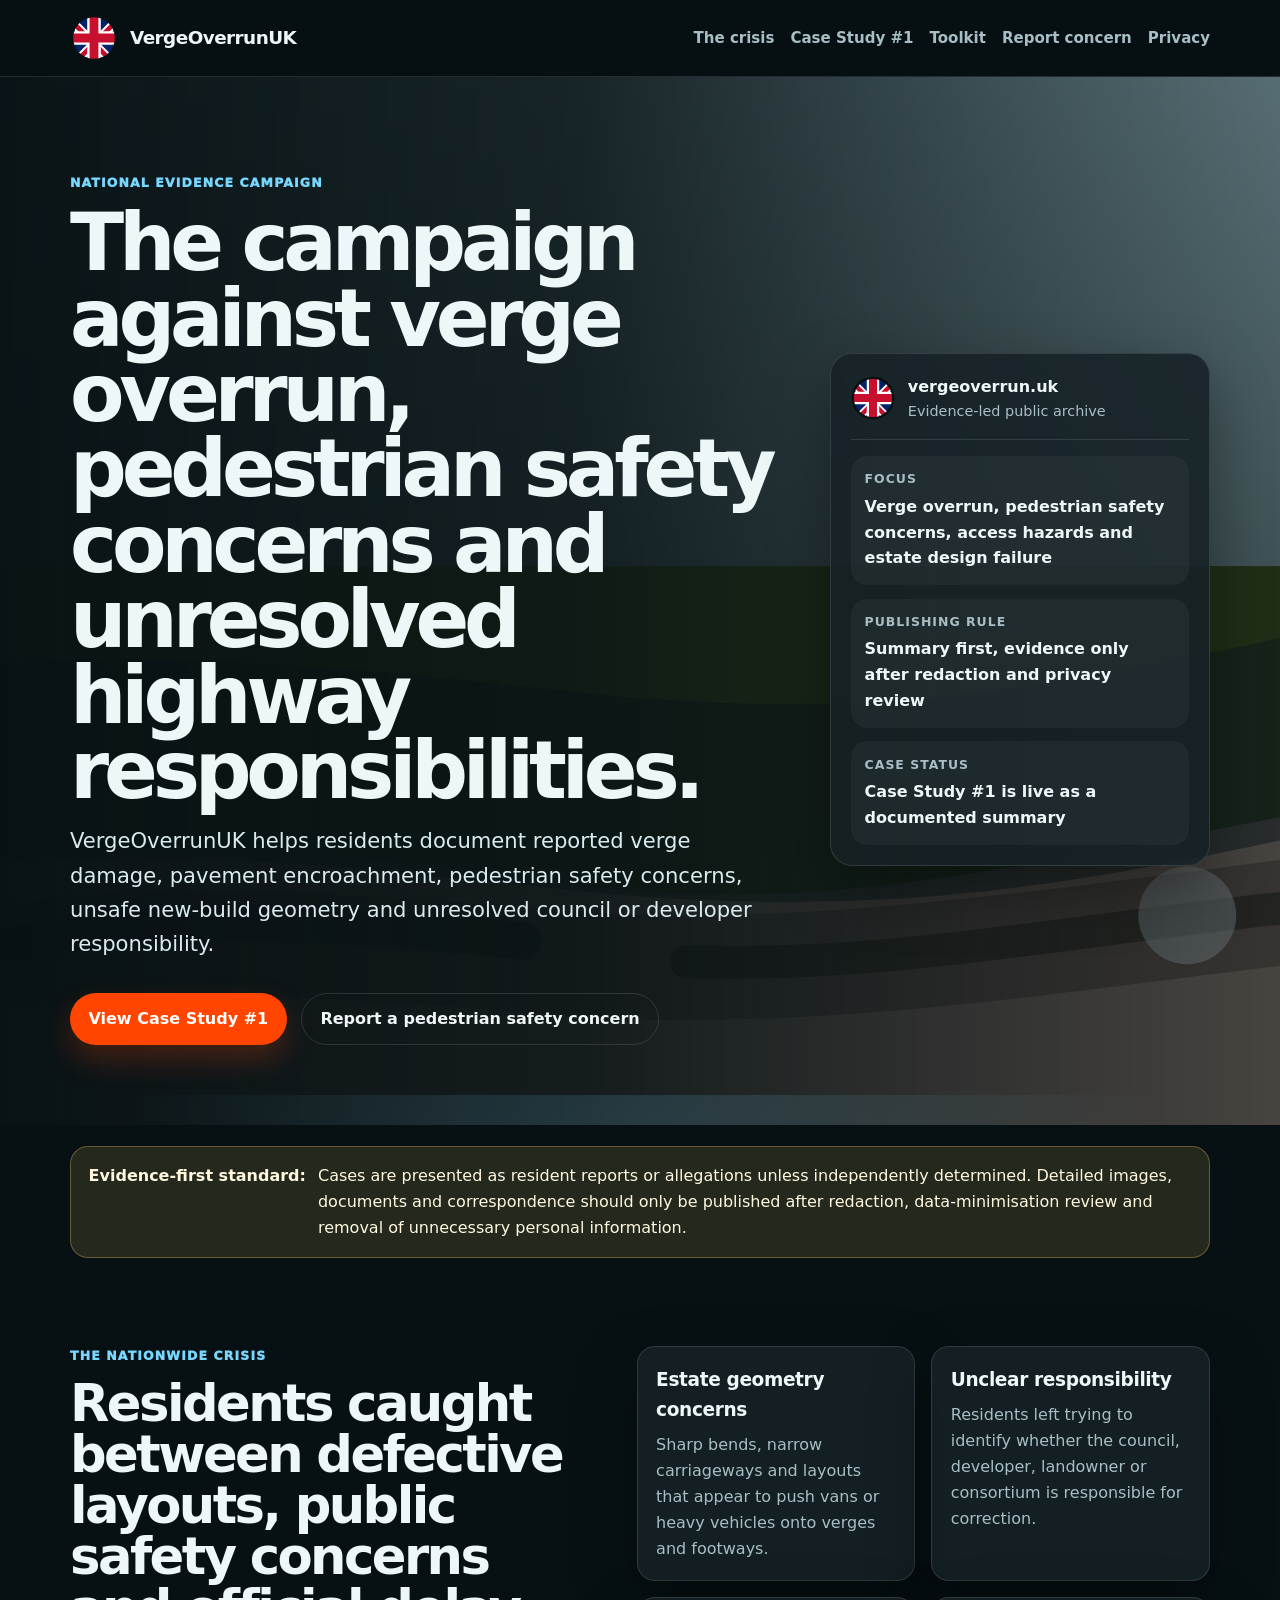
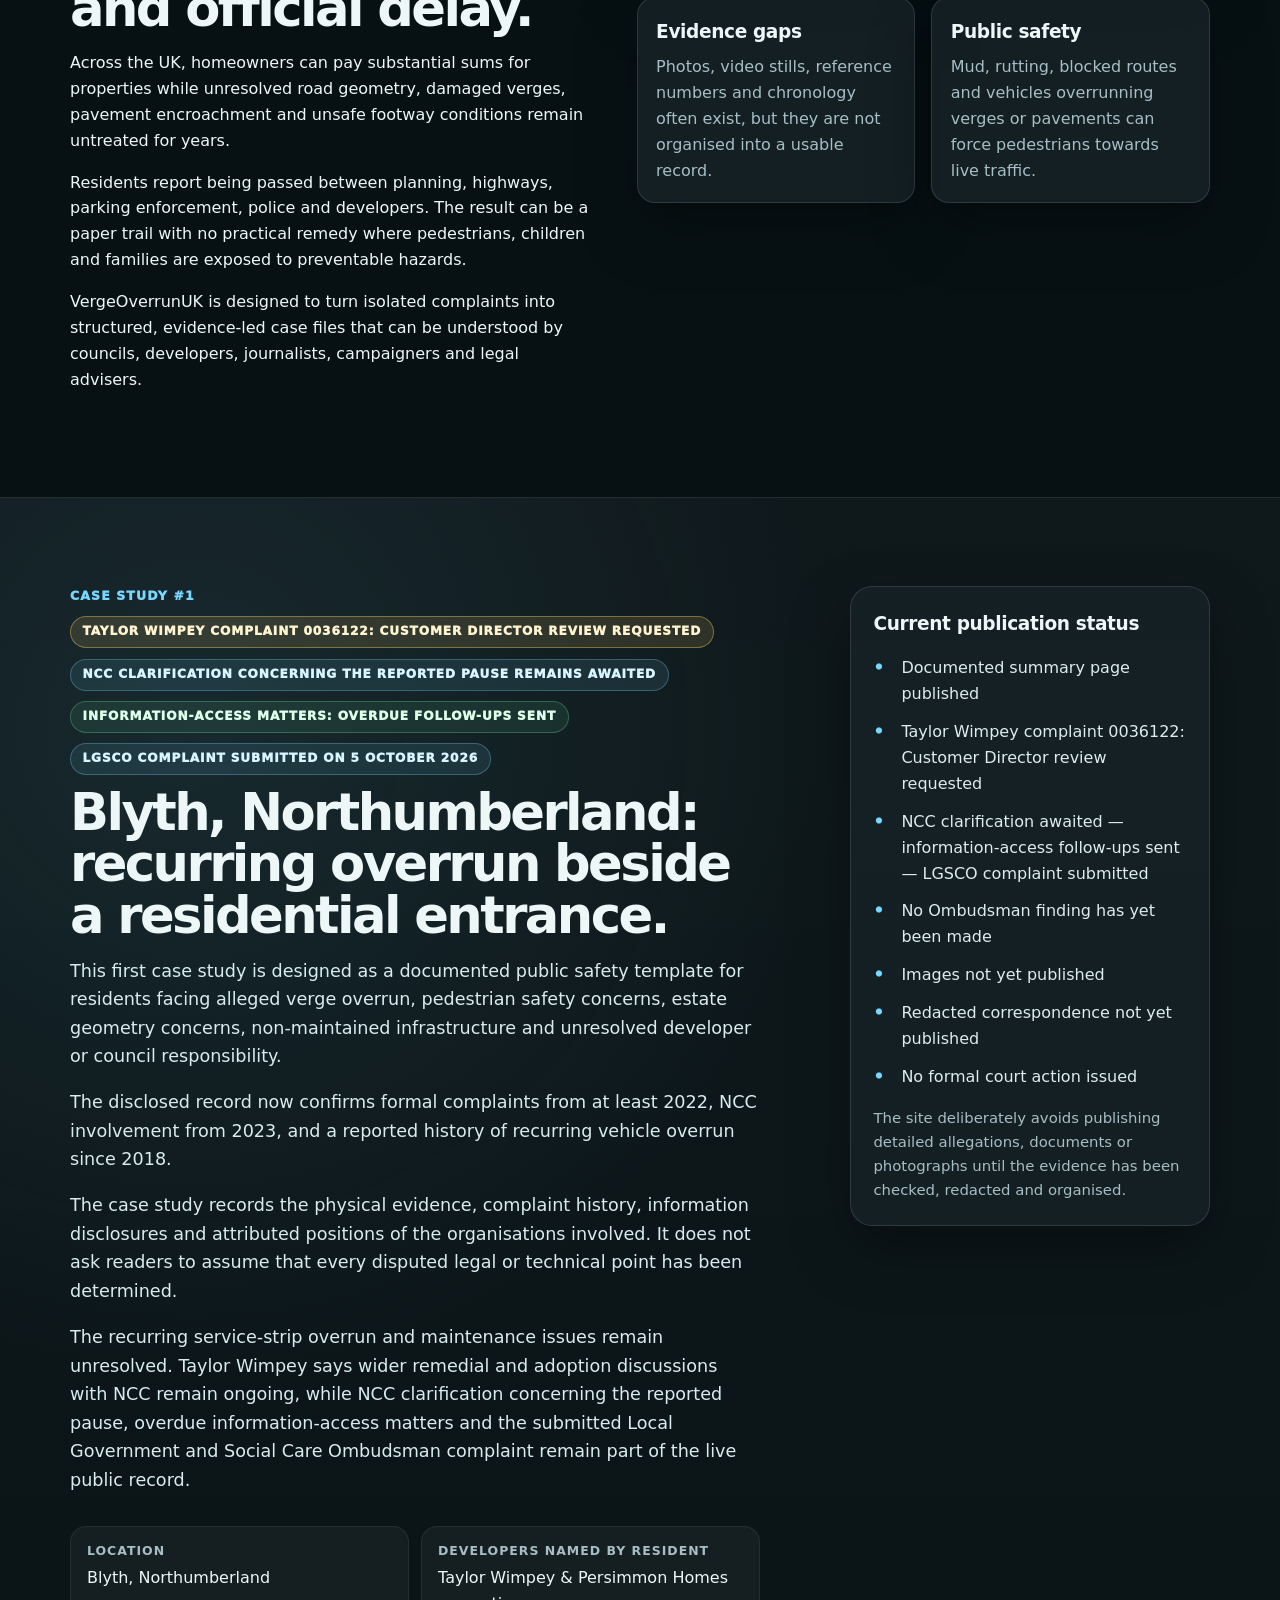
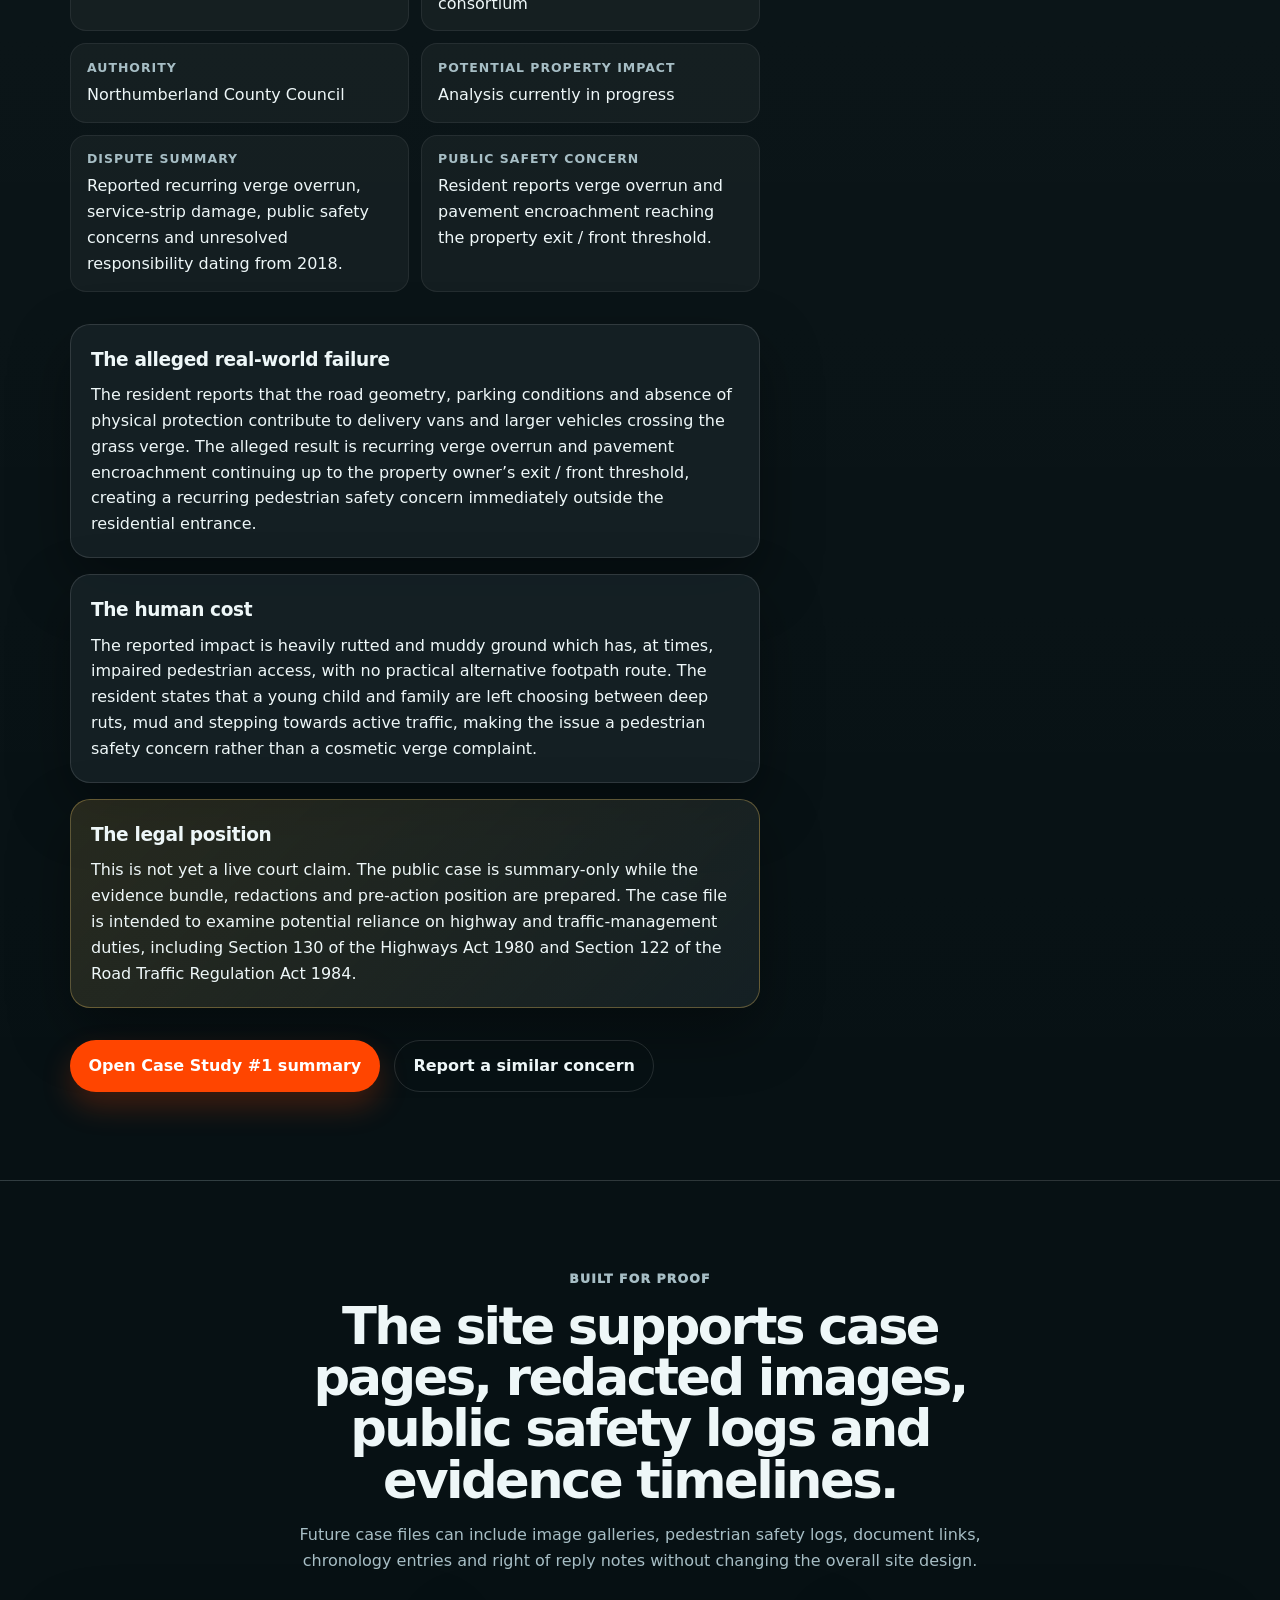
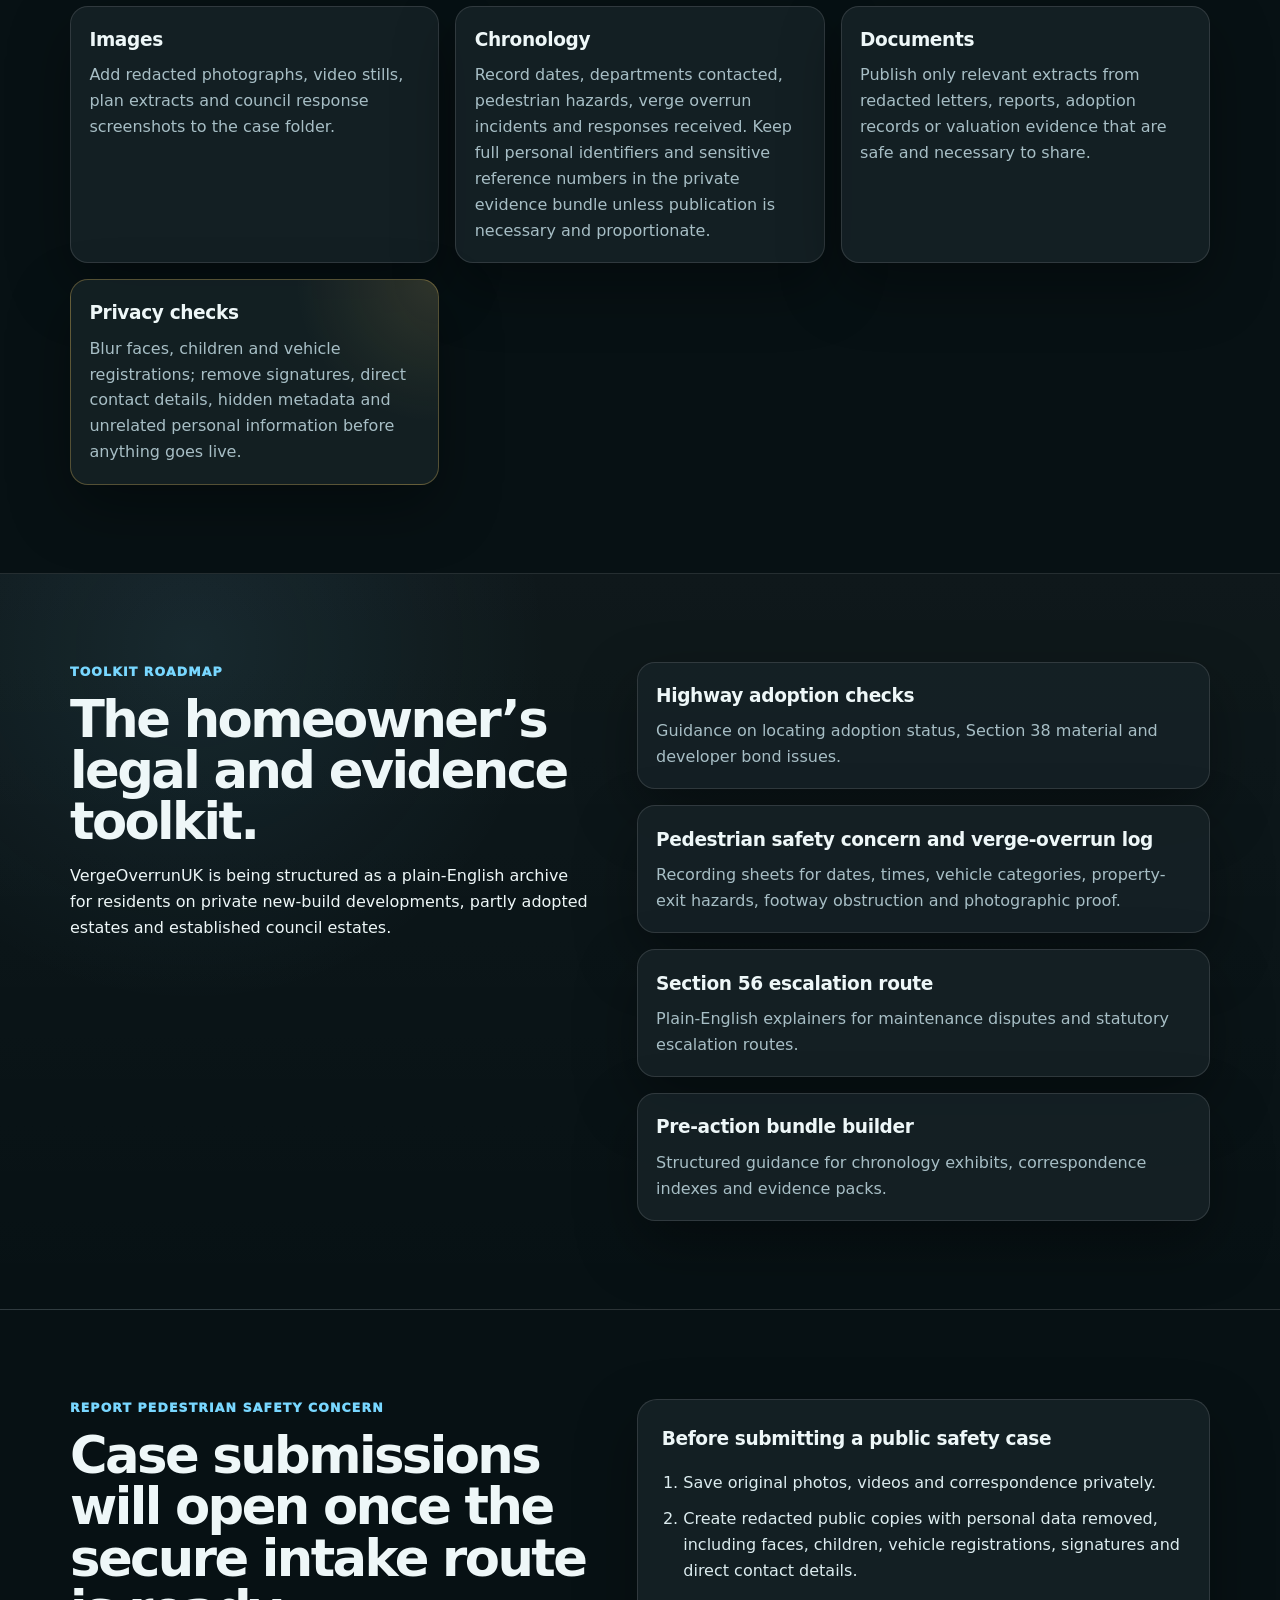
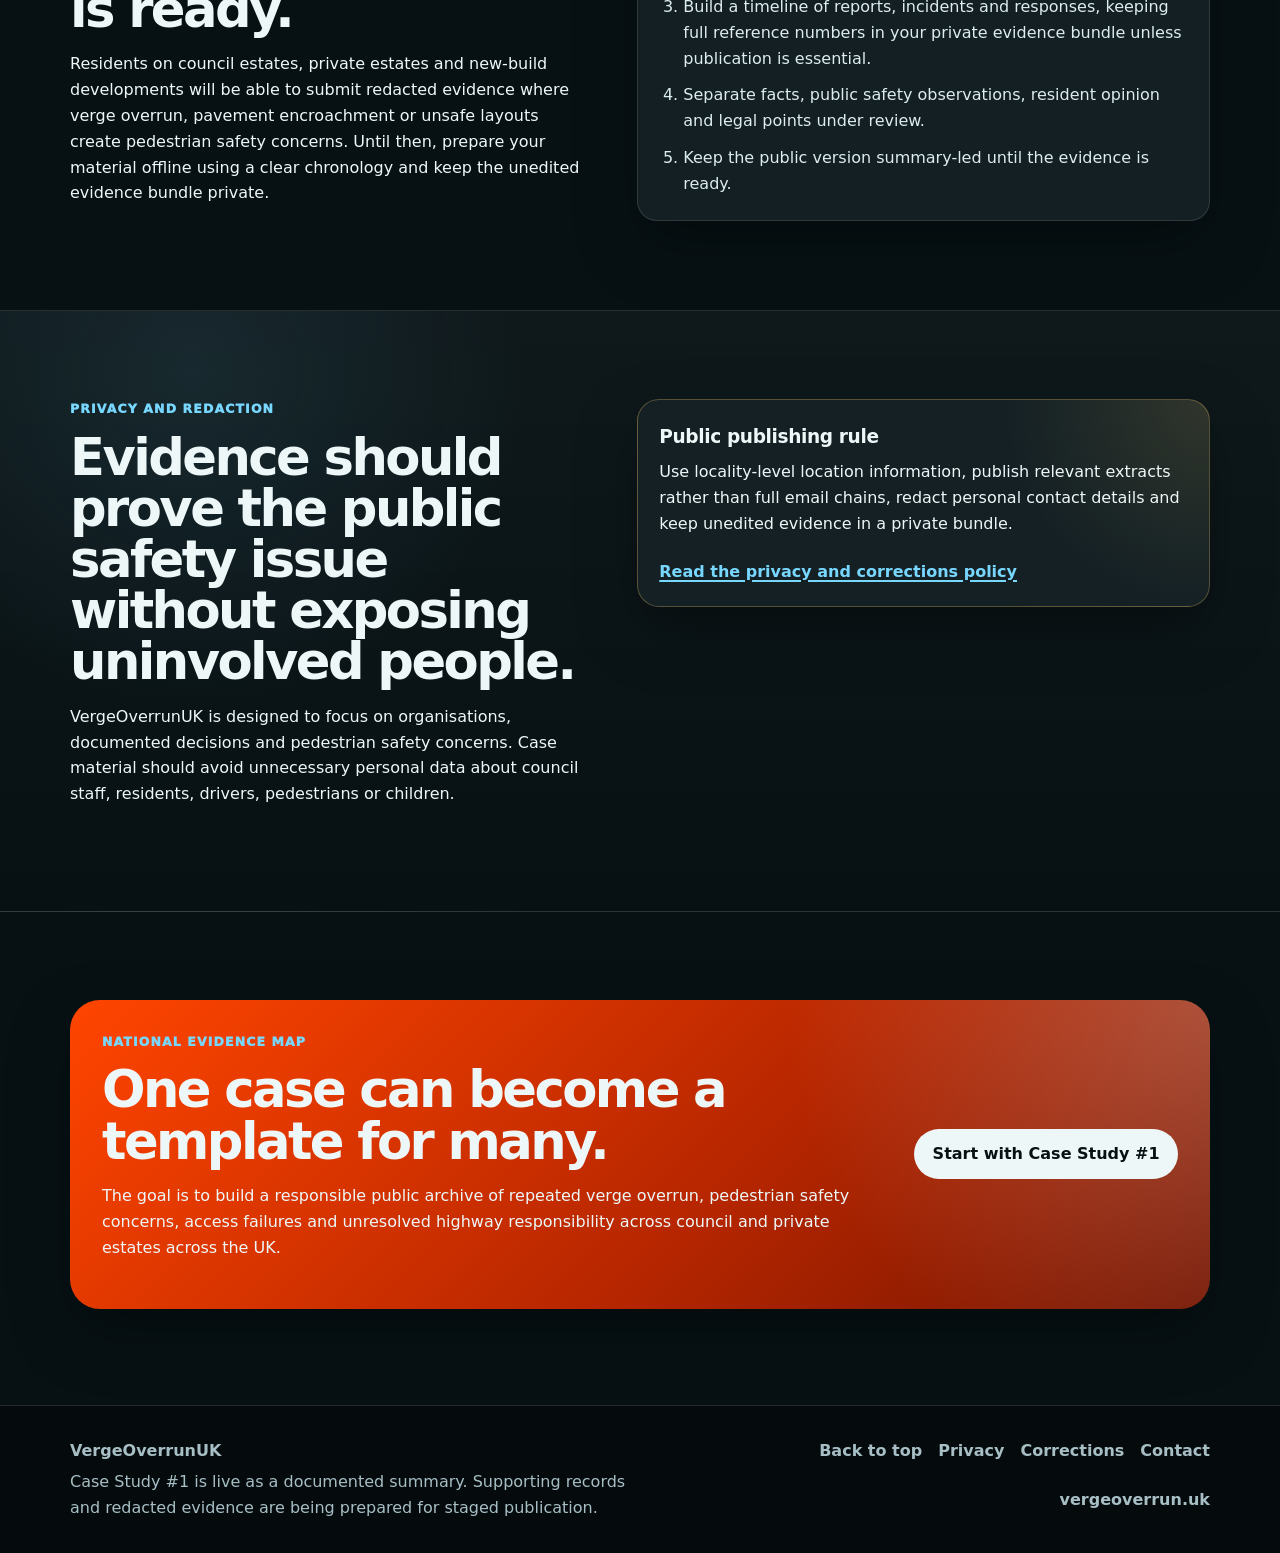
<file: index.html>
<!doctype html>
<html lang="en-GB">
<head>
  <meta charset="utf-8" />
  <meta name="viewport" content="width=device-width, initial-scale=1" />
  <meta name="description" content="VergeOverrunUK is a national evidence campaign documenting reported verge overrun, pedestrian safety concerns, unsafe estate layouts, unresolved council responsibility and new-build infrastructure failures across the UK." />
  <meta name="theme-color" content="#071114" />
  <title>VergeOverrunUK | National campaign against verge overrun</title>
  <link rel="canonical" href="https://vergeoverrun.uk/" />
  <meta property="og:title" content="VergeOverrunUK" />
  <meta property="og:description" content="A national evidence campaign for residents documenting verge overrun, pedestrian safety concerns, unsafe estate layouts and unresolved highway responsibility." />
  <meta property="og:url" content="https://vergeoverrun.uk/" />
  <meta property="og:type" content="website" />
  <link rel="icon" href="assets/logo.svg" type="image/svg+xml" />
  <link rel="stylesheet" href="styles.css" />
</head>
<body>
  <a class="skip-link" href="#main">Skip to content</a>

  <header class="site-header">
    <nav class="nav" aria-label="Primary navigation">
      <a class="brand" href="#top" aria-label="VergeOverrunUK home">
        <img src="assets/logo.svg" alt="" width="48" height="48" />
        <span>VergeOverrunUK</span>
      </a>
      <button class="nav-toggle" type="button" aria-expanded="false" aria-controls="nav-links">Menu</button>
      <div class="nav-links" id="nav-links">
        <a href="#crisis">The crisis</a>
        <a href="#case-01">Case Study #1</a>
        <a href="#toolkit">Toolkit</a>
        <a href="#submit">Report concern</a>
        <a href="privacy.html">Privacy</a>
      </div>
    </nav>
  </header>

  <main id="main">
    <section class="hero" id="top">
      <div class="hero-bg" role="presentation"></div>
      <div class="container hero-grid">
        <div class="hero-copy">
          <p class="eyebrow">National evidence campaign</p>
          <h1>The campaign against verge overrun, pedestrian safety concerns and unresolved highway responsibilities.</h1>
          <p class="lede">VergeOverrunUK helps residents document reported verge damage, pavement encroachment, pedestrian safety concerns, unsafe new-build geometry and unresolved council or developer responsibility.</p>
          <div class="hero-actions">
            <a class="button" href="#case-01">View Case Study #1</a>
            <a class="button button-ghost" href="#submit">Report a pedestrian safety concern</a>
          </div>
        </div>

        <aside class="status-card" aria-label="Campaign snapshot">
          <div class="status-card-header">
            <img src="assets/logo.svg" alt="" width="44" height="44" />
            <div>
              <strong>vergeoverrun.uk</strong>
              <span>Evidence-led public archive</span>
            </div>
          </div>
          <ul class="stats-list">
            <li><span>Focus</span><strong>Verge overrun, pedestrian safety concerns, access hazards and estate design failure</strong></li>
            <li><span>Publishing rule</span><strong>Summary first, evidence only after redaction and privacy review</strong></li>
            <li><span>Case status</span><strong>Case Study #1 is live as a documented summary</strong></li>
          </ul>
        </aside>
      </div>
    </section>

    <section class="section warning-strip" aria-label="Publishing standards">
      <div class="container notice-card">
        <strong>Evidence-first standard:</strong>
        <span>Cases are presented as resident reports or allegations unless independently determined. Detailed images, documents and correspondence should only be published after redaction, data-minimisation review and removal of unnecessary personal information.</span>
      </div>
    </section>

    <section class="section" id="crisis">
      <div class="container two-column">
        <div>
          <p class="eyebrow">The nationwide crisis</p>
          <h2>Residents caught between defective layouts, public safety concerns and official delay.</h2>
          <p>Across the UK, homeowners can pay substantial sums for properties while unresolved road geometry, damaged verges, pavement encroachment and unsafe footway conditions remain untreated for years.</p>
          <p>Residents report being passed between planning, highways, parking enforcement, police and developers. The result can be a paper trail with no practical remedy where pedestrians, children and families are exposed to preventable hazards.</p>
          <p>VergeOverrunUK is designed to turn isolated complaints into structured, evidence-led case files that can be understood by councils, developers, journalists, campaigners and legal advisers.</p>
        </div>
        <div class="cards-grid">
          <article class="mini-card">
            <h3>Estate geometry concerns</h3>
            <p>Sharp bends, narrow carriageways and layouts that appear to push vans or heavy vehicles onto verges and footways.</p>
          </article>
          <article class="mini-card">
            <h3>Unclear responsibility</h3>
            <p>Residents left trying to identify whether the council, developer, landowner or consortium is responsible for correction.</p>
          </article>
          <article class="mini-card">
            <h3>Evidence gaps</h3>
            <p>Photos, video stills, reference numbers and chronology often exist, but they are not organised into a usable record.</p>
          </article>
          <article class="mini-card">
            <h3>Public safety</h3>
            <p>Mud, rutting, blocked routes and vehicles overrunning verges or pavements can force pedestrians towards live traffic.</p>
          </article>
        </div>
      </div>
    </section>

    <section class="section section-muted" id="case-01">
      <div class="container case-feature case-feature-clean">
        <article class="case-copy">
          <div class="case-kicker-row">
            <p class="eyebrow">Case Study #1</p>
            <span class="status-pill">Taylor Wimpey complaint 0036122: Customer Director review requested</span>
            <span class="status-pill status-pill-soft">NCC clarification concerning the reported pause remains awaited</span>
            <span class="status-pill status-pill-green">Information-access matters: overdue follow-ups sent</span>
            <span class="status-pill status-pill-soft">LGSCO complaint submitted on 5 October 2026</span>
          </div>
          <h2>Blyth, Northumberland: recurring overrun beside a residential entrance.</h2>
          <p class="case-intro">This first case study is designed as a documented public safety template for residents facing alleged verge overrun, pedestrian safety concerns, estate geometry concerns, non-maintained infrastructure and unresolved developer or council responsibility.</p>
          <p class="case-intro">The disclosed record now confirms formal complaints from at least 2022, NCC involvement from 2023, and a reported history of recurring vehicle overrun since 2018.</p>
          <p class="case-intro">The case study records the physical evidence, complaint history, information disclosures and attributed positions of the organisations involved. It does not ask readers to assume that every disputed legal or technical point has been determined.</p>
          <p class="case-intro">The recurring service-strip overrun and maintenance issues remain unresolved. Taylor Wimpey says wider remedial and adoption discussions with NCC remain ongoing, while NCC clarification concerning the reported pause, overdue information-access matters and the submitted Local Government and Social Care Ombudsman complaint remain part of the live public record.</p>

          <dl class="case-facts case-facts-feature">
            <div><dt>Location</dt><dd>Blyth, Northumberland</dd></div>
            <div><dt>Developers named by resident</dt><dd>Taylor Wimpey &amp; Persimmon Homes consortium</dd></div>
            <div><dt>Authority</dt><dd>Northumberland County Council</dd></div>
            <div><dt>Potential property impact</dt><dd>Analysis currently in progress</dd></div>
            <div><dt>Dispute summary</dt><dd>Reported recurring verge overrun, service-strip damage, public safety concerns and unresolved responsibility dating from 2018.</dd></div>
            <div><dt>Public safety concern</dt><dd>Resident reports verge overrun and pavement encroachment reaching the property exit / front threshold.</dd></div>
          </dl>

          <div class="case-section-stack">
            <section class="case-section-card">
              <h3>The alleged real-world failure</h3>
              <p>The resident reports that the road geometry, parking conditions and absence of physical protection contribute to delivery vans and larger vehicles crossing the grass verge. The alleged result is recurring verge overrun and pavement encroachment continuing up to the property owner&rsquo;s exit / front threshold, creating a recurring pedestrian safety concern immediately outside the residential entrance.</p>
            </section>
            <section class="case-section-card">
              <h3>The human cost</h3>
              <p>The reported impact is heavily rutted and muddy ground which has, at times, impaired pedestrian access, with no practical alternative footpath route. The resident states that a young child and family are left choosing between deep ruts, mud and stepping towards active traffic, making the issue a pedestrian safety concern rather than a cosmetic verge complaint.</p>
            </section>
            <section class="case-section-card case-section-card-accent">
              <h3>The legal position</h3>
              <p>This is not yet a live court claim. The public case is summary-only while the evidence bundle, redactions and pre-action position are prepared. The case file is intended to examine potential reliance on highway and traffic-management duties, including Section 130 of the Highways Act 1980 and Section 122 of the Road Traffic Regulation Act 1984.</p>
            </section>
          </div>

          <div class="case-actions">
            <a class="button" href="cases/case-01.html">Open Case Study #1 summary</a>
            <a class="button button-ghost" href="#submit">Report a similar concern</a>
          </div>
        </article>

        <aside class="evidence-panel evidence-panel-sticky" aria-label="Case Study #1 current status">
          <h3>Current publication status</h3>
          <ul class="check-list check-list-muted">
            <li>Documented summary page published</li>
            <li>Taylor Wimpey complaint 0036122: Customer Director review requested</li>
            <li>NCC clarification awaited — information-access follow-ups sent — LGSCO complaint submitted</li>
            <li>No Ombudsman finding has yet been made</li>
            <li>Images not yet published</li>
            <li>Redacted correspondence not yet published</li>
            <li>No formal court action issued</li>
          </ul>
          <p class="small-note">The site deliberately avoids publishing detailed allegations, documents or photographs until the evidence has been checked, redacted and organised.</p>
        </aside>
      </div>
    </section>

    <section class="section" id="evidence-support">
      <div class="container">
        <div class="section-heading narrow">
          <p class="eyebrow">Built for proof</p>
          <h2>The site supports case pages, redacted images, public safety logs and evidence timelines.</h2>
          <p>Future case files can include image galleries, pedestrian safety logs, document links, chronology entries and right of reply notes without changing the overall site design.</p>
        </div>
        <div class="evidence-structure-grid">
          <article class="mini-card">
            <h3>Images</h3>
            <p>Add redacted photographs, video stills, plan extracts and council response screenshots to the case folder.</p>
          </article>
          <article class="mini-card">
            <h3>Chronology</h3>
            <p>Record dates, departments contacted, pedestrian hazards, verge overrun incidents and responses received. Keep full personal identifiers and sensitive reference numbers in the private evidence bundle unless publication is necessary and proportionate.</p>
          </article>
          <article class="mini-card">
            <h3>Documents</h3>
            <p>Publish only relevant extracts from redacted letters, reports, adoption records or valuation evidence that are safe and necessary to share.</p>
          </article>
          <article class="mini-card mini-card-accent">
            <h3>Privacy checks</h3>
            <p>Blur faces, children and vehicle registrations; remove signatures, direct contact details, hidden metadata and unrelated personal information before anything goes live.</p>
          </article>
        </div>
      </div>
    </section>

    <section class="section section-muted" id="toolkit">
      <div class="container resource-grid">
        <div>
          <p class="eyebrow">Toolkit roadmap</p>
          <h2>The homeowner’s legal and evidence toolkit.</h2>
          <p>VergeOverrunUK is being structured as a plain-English archive for residents on private new-build developments, partly adopted estates and established council estates.</p>
        </div>
        <div class="toolkit-list">
          <article>
            <h3>Highway adoption checks</h3>
            <p>Guidance on locating adoption status, Section 38 material and developer bond issues.</p>
          </article>
          <article>
            <h3>Pedestrian safety concern and verge-overrun log</h3>
            <p>Recording sheets for dates, times, vehicle categories, property-exit hazards, footway obstruction and photographic proof.</p>
          </article>
          <article>
            <h3>Section 56 escalation route</h3>
            <p>Plain-English explainers for maintenance disputes and statutory escalation routes.</p>
          </article>
          <article>
            <h3>Pre-action bundle builder</h3>
            <p>Structured guidance for chronology exhibits, correspondence indexes and evidence packs.</p>
          </article>
        </div>
      </div>
    </section>

    <section class="section" id="submit">
      <div class="container submit-grid submit-grid-clean">
        <div>
          <p class="eyebrow">Report pedestrian safety concern</p>
          <h2>Case submissions will open once the secure intake route is ready.</h2>
          <p>Residents on council estates, private estates and new-build developments will be able to submit redacted evidence where verge overrun, pavement encroachment or unsafe layouts create pedestrian safety concerns. Until then, prepare your material offline using a clear chronology and keep the unedited evidence bundle private.</p>
        </div>
        <article class="submission-card">
          <h3>Before submitting a public safety case</h3>
          <ol class="process-list">
            <li>Save original photos, videos and correspondence privately.</li>
            <li>Create redacted public copies with personal data removed, including faces, children, vehicle registrations, signatures and direct contact details.</li>
            <li>Build a timeline of reports, incidents and responses, keeping full reference numbers in your private evidence bundle unless publication is essential.</li>
            <li>Separate facts, public safety observations, resident opinion and legal points under review.</li>
            <li>Keep the public version summary-led until the evidence is ready.</li>
          </ol>
        </article>
      </div>
    </section>

    <section class="section section-muted" id="privacy-standard">
      <div class="container two-column">
        <article>
          <p class="eyebrow">Privacy and redaction</p>
          <h2>Evidence should prove the public safety issue without exposing uninvolved people.</h2>
          <p>VergeOverrunUK is designed to focus on organisations, documented decisions and pedestrian safety concerns. Case material should avoid unnecessary personal data about council staff, residents, drivers, pedestrians or children.</p>
        </article>
        <article class="case-update-card privacy-summary-card">
          <h3>Public publishing rule</h3>
          <p>Use locality-level location information, publish relevant extracts rather than full email chains, redact personal contact details and keep unedited evidence in a private bundle.</p>
          <a class="text-link" href="privacy.html">Read the privacy and corrections policy</a>
        </article>
      </div>
    </section>

    <section class="section callout-section">
      <div class="container callout">
        <div>
          <p class="eyebrow">National evidence map</p>
          <h2>One case can become a template for many.</h2>
          <p>The goal is to build a responsible public archive of repeated verge overrun, pedestrian safety concerns, access failures and unresolved highway responsibility across council and private estates across the UK.</p>
        </div>
        <a class="button button-light" href="#case-01">Start with Case Study #1</a>
      </div>
    </section>
  </main>

  <footer class="site-footer">
    <div class="container footer-grid">
      <div>
        <strong>VergeOverrunUK</strong>
        <p>Case Study #1 is live as a documented summary. Supporting records and redacted evidence are being prepared for staged publication.</p>
      </div>
      <div class="footer-links">
        <a href="#top">Back to top</a>
        <a href="privacy.html">Privacy</a>
        <a href="privacy.html#corrections">Corrections</a>
        <a href="privacy.html#contact">Contact</a>
        <a href="https://vergeoverrun.uk/" rel="noopener">vergeoverrun.uk</a>
      </div>
    </div>
  </footer>

  <script src="script.js"></script>
</body>
</html>
</file>
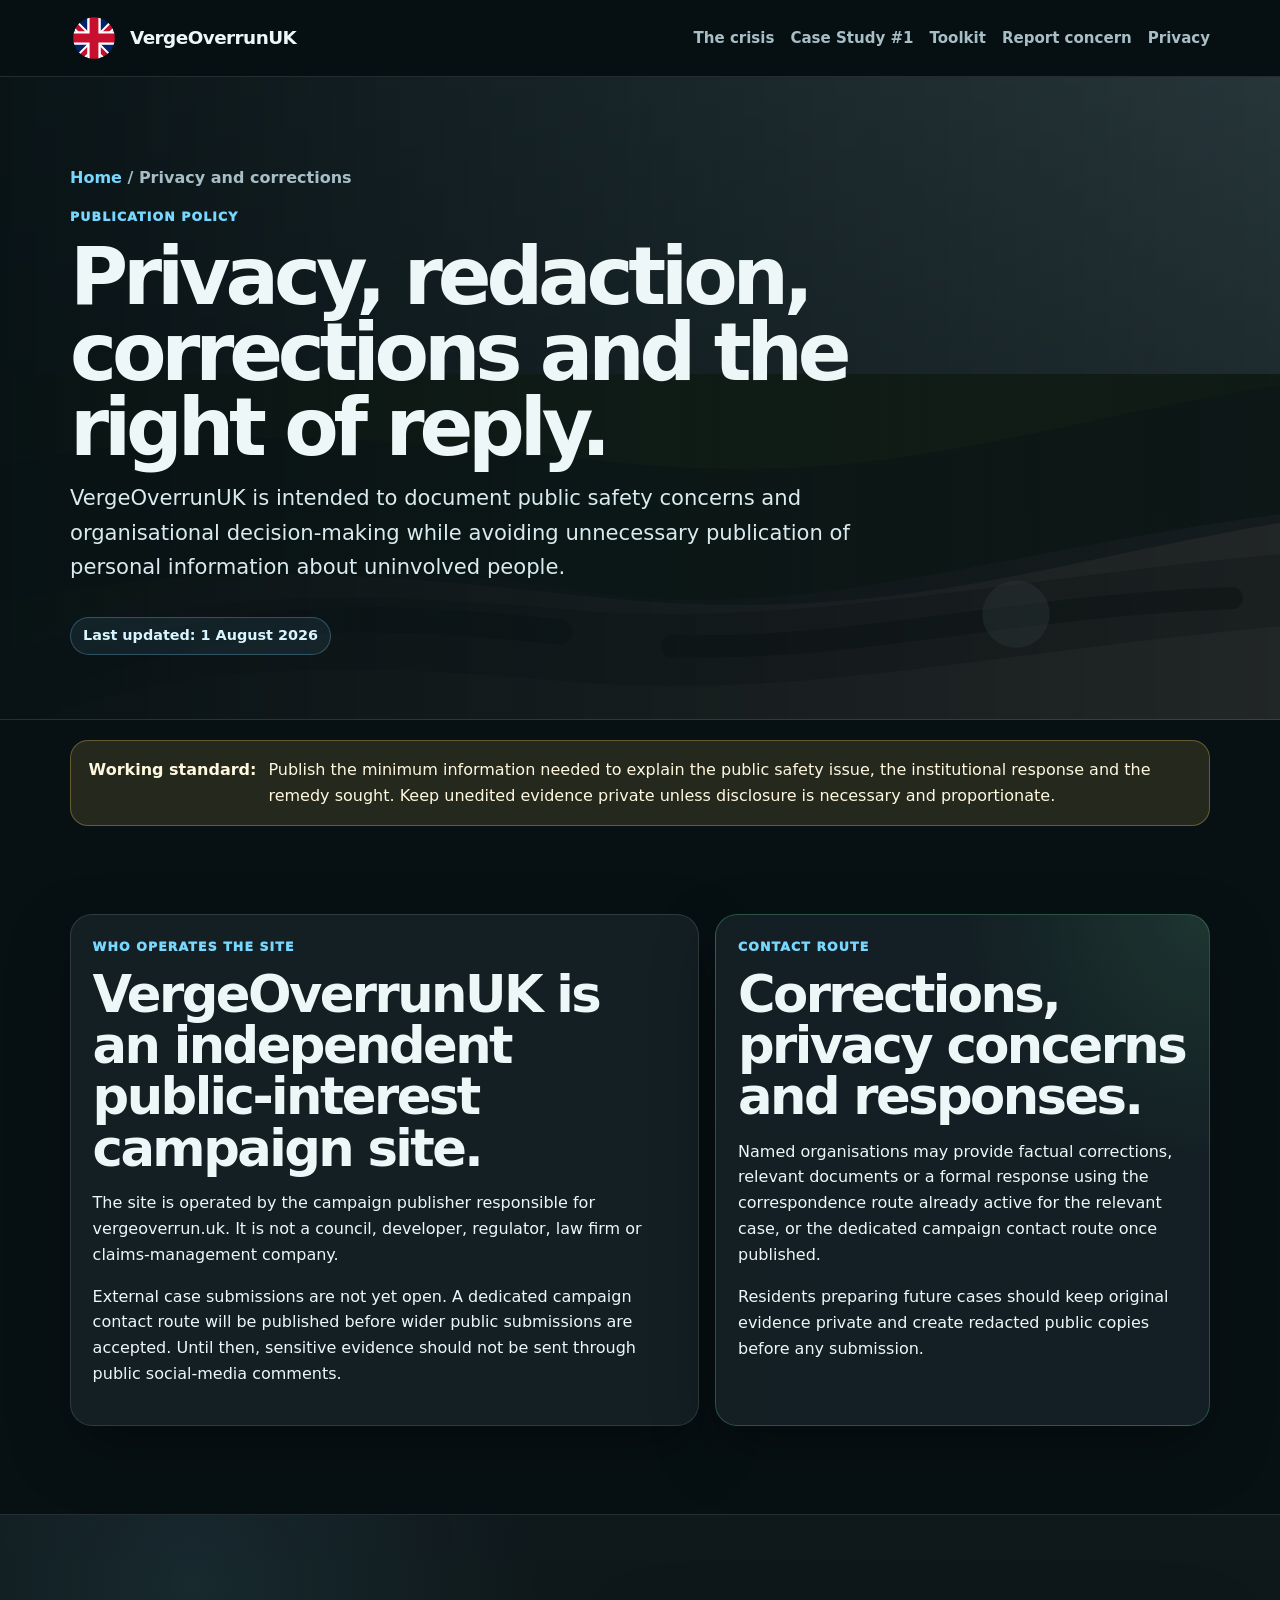
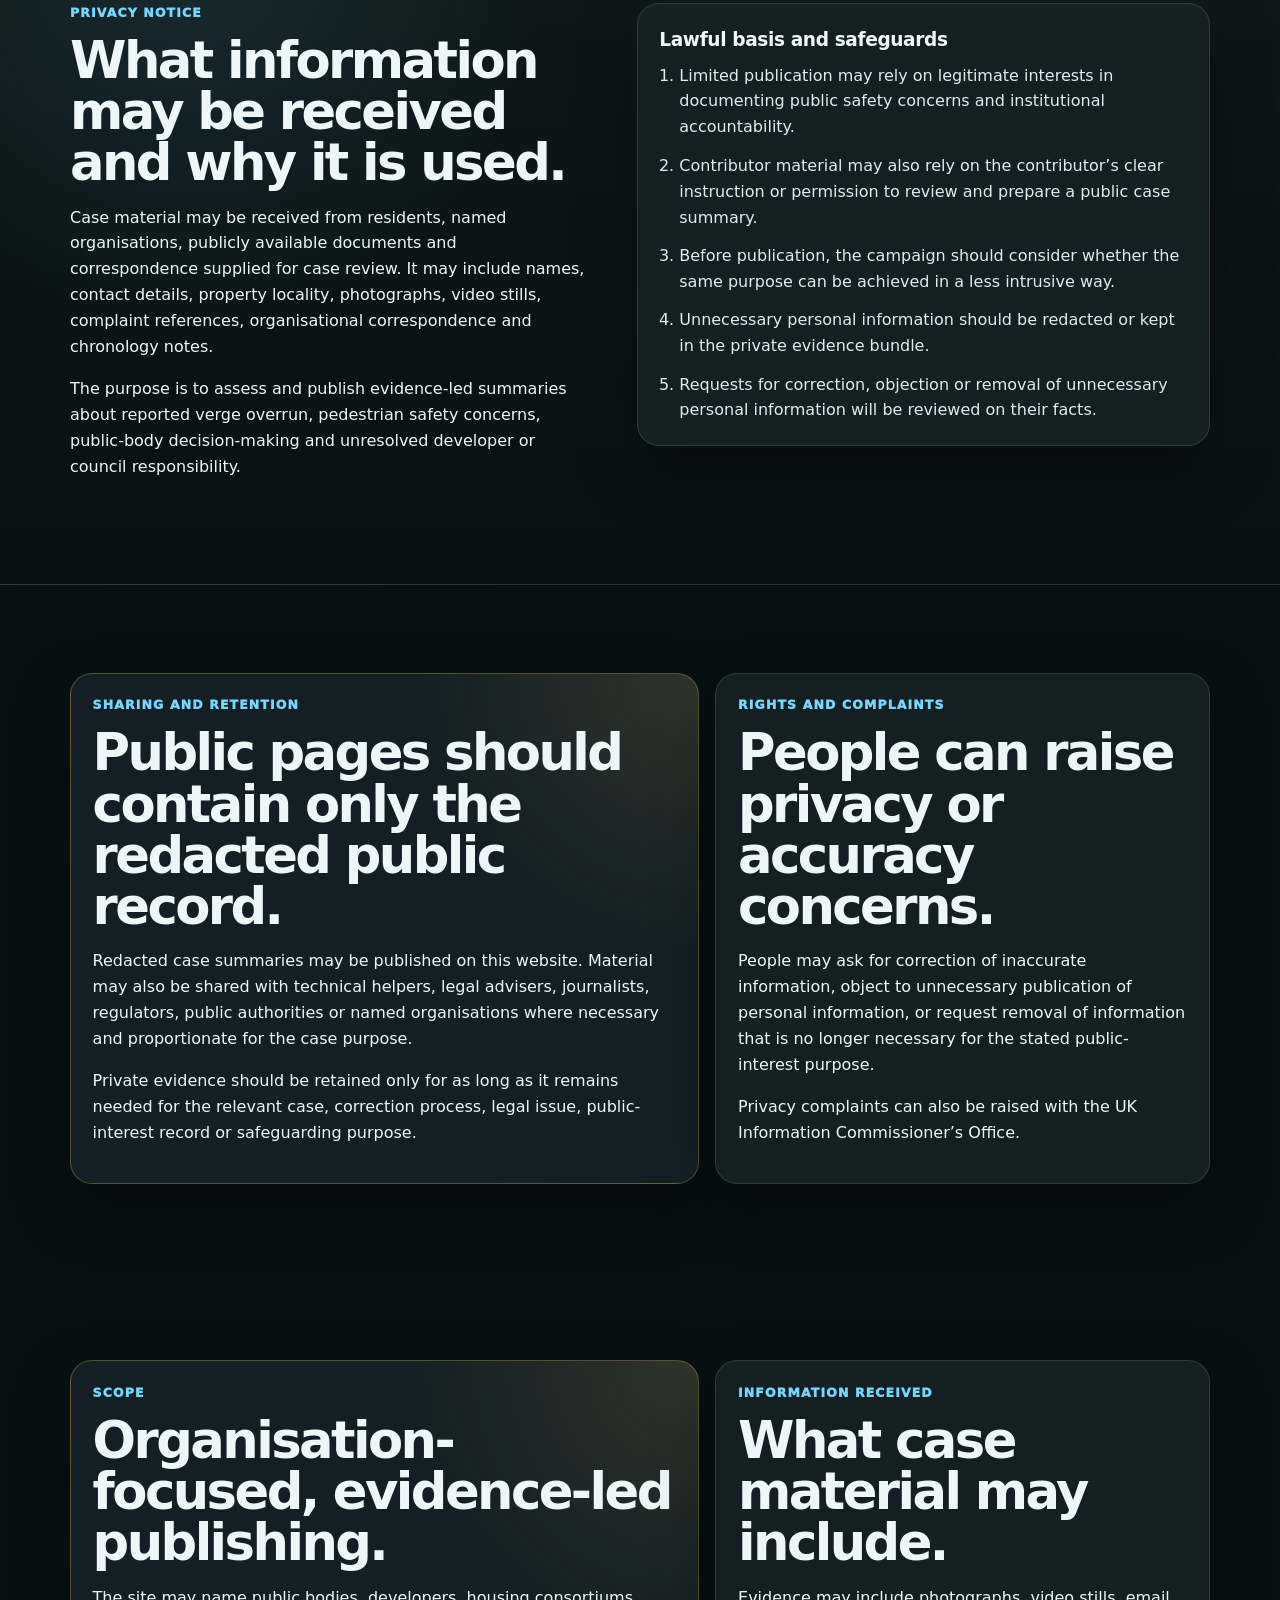
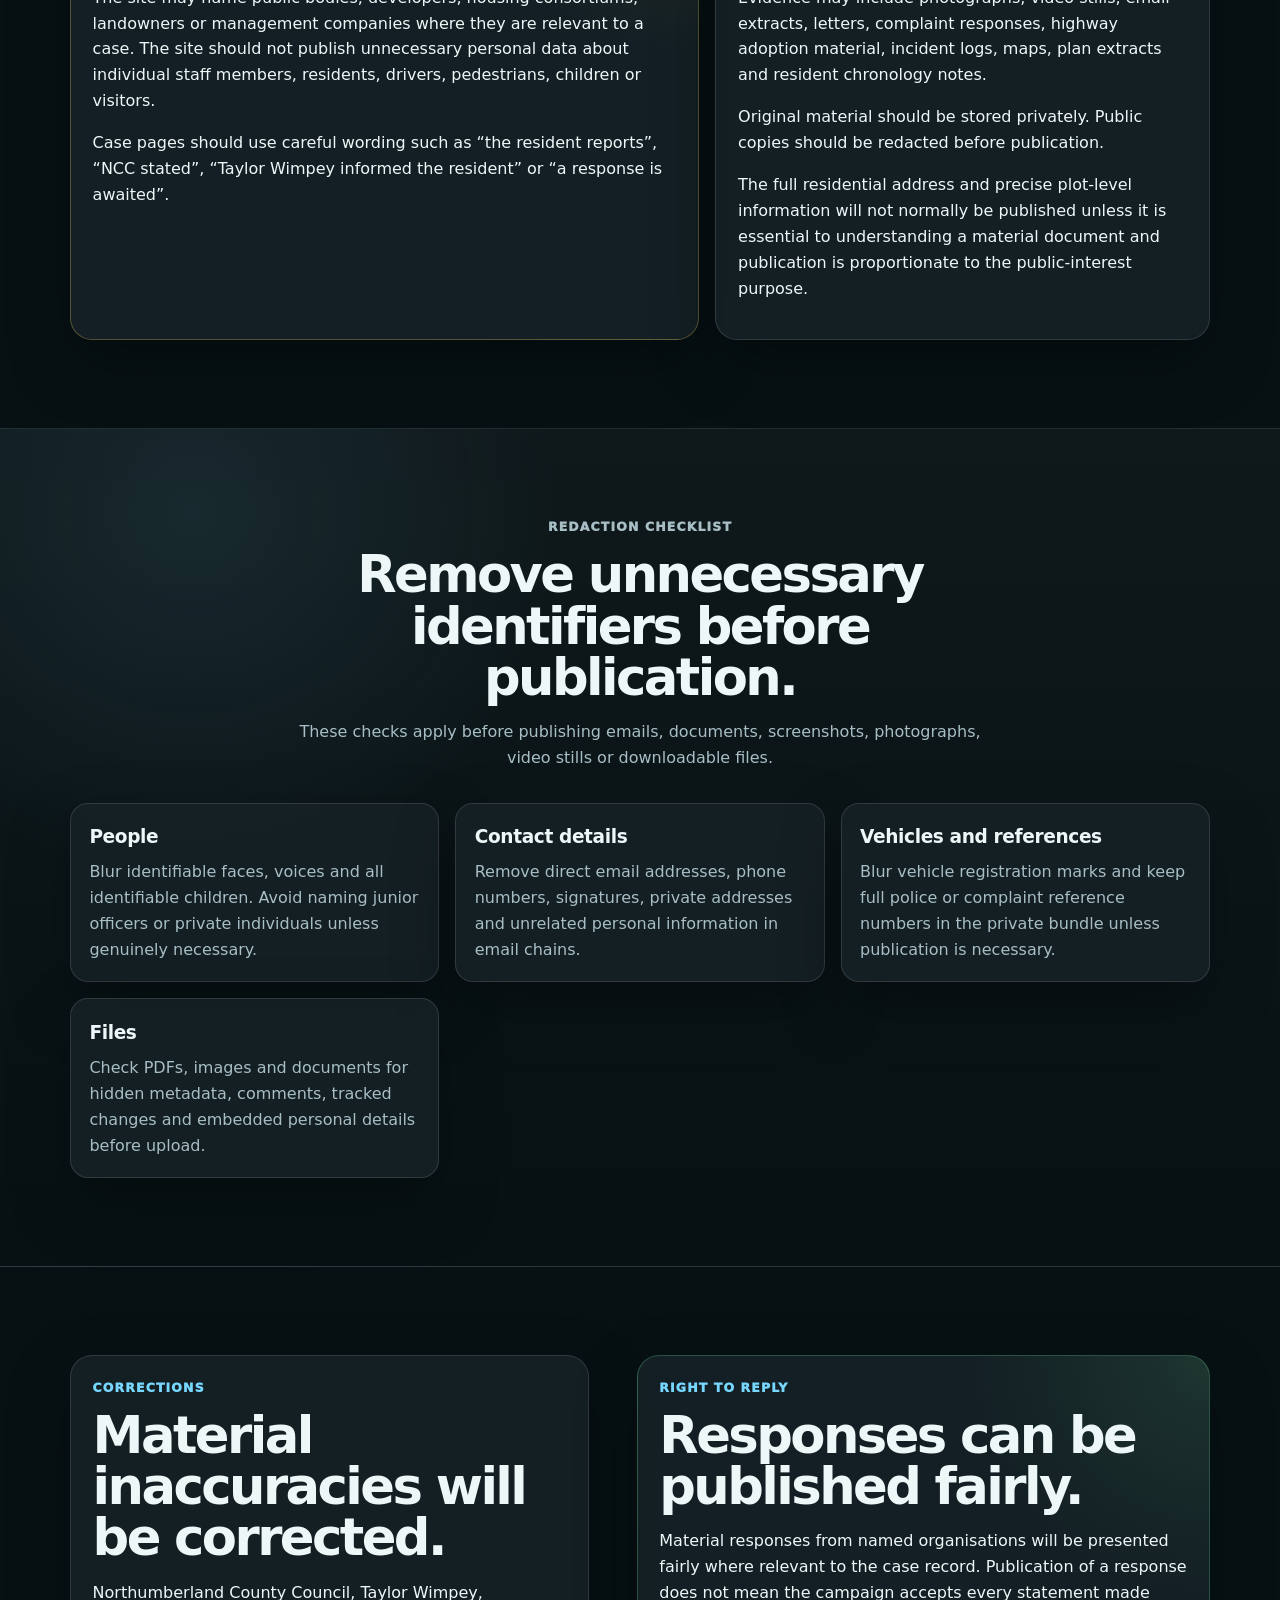
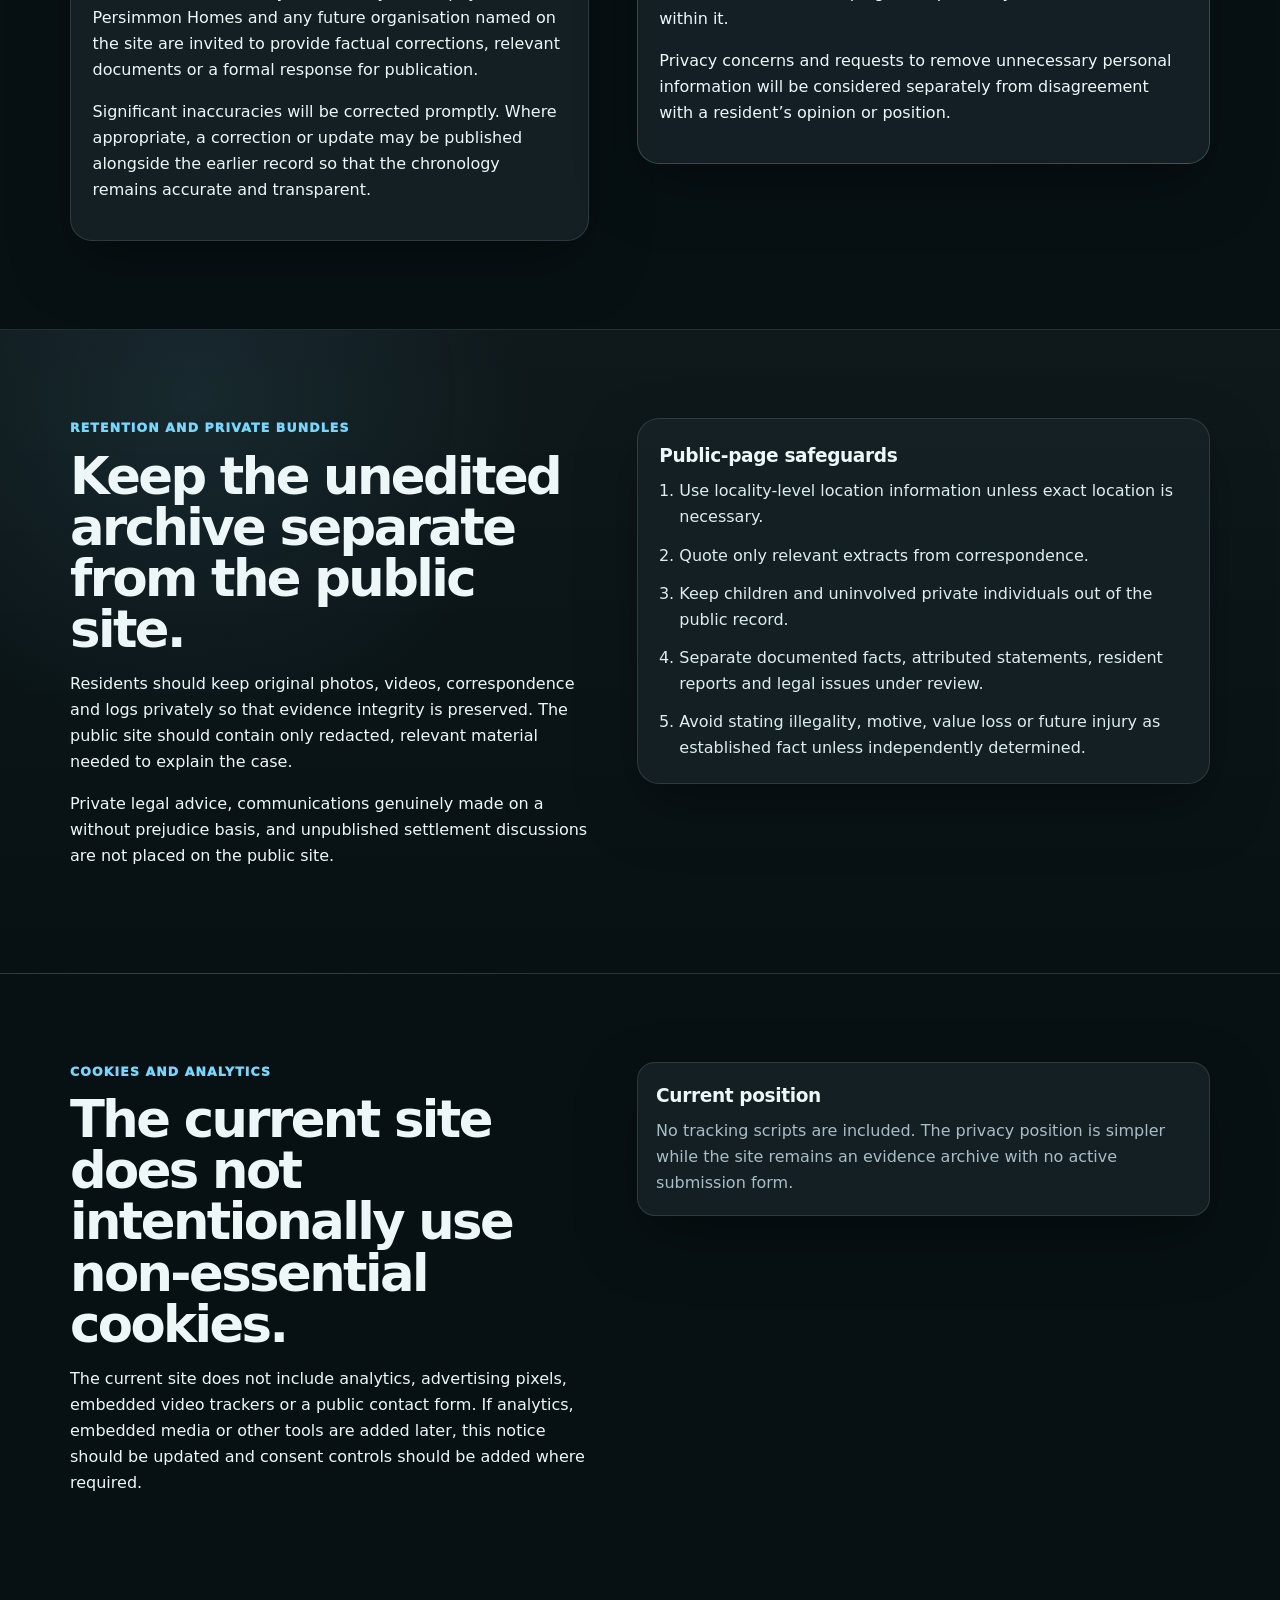
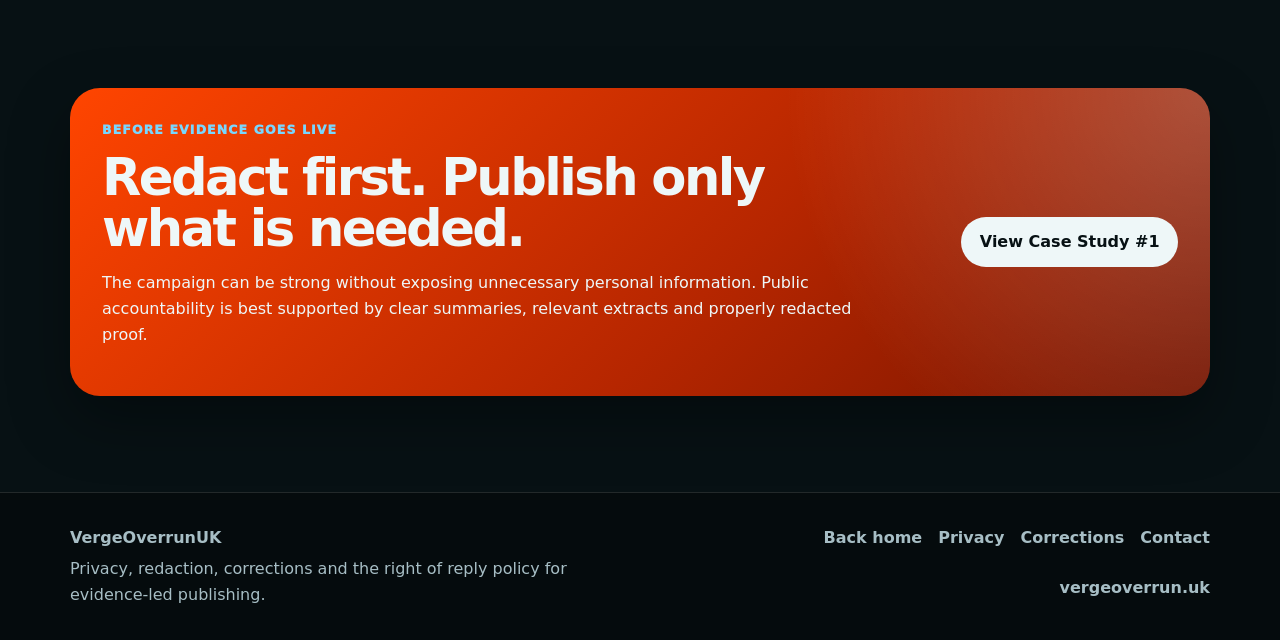
<file: privacy.html>
<!doctype html>
<html lang="en-GB">
<head>
  <meta charset="utf-8" />
  <meta name="viewport" content="width=device-width, initial-scale=1" />
  <meta name="description" content="VergeOverrunUK privacy, redaction, corrections and right of reply policy for evidence-led case publishing." />
  <meta name="theme-color" content="#071114" />
  <title>Privacy and corrections policy | VergeOverrunUK</title>
  <link rel="canonical" href="https://vergeoverrun.uk/privacy.html" />
  <meta property="og:title" content="Privacy and corrections policy | VergeOverrunUK" />
  <meta property="og:description" content="How VergeOverrunUK approaches redaction, personal information, corrections and the right of reply." />
  <meta property="og:url" content="https://vergeoverrun.uk/privacy.html" />
  <meta property="og:type" content="article" />
  <link rel="icon" href="assets/logo.svg" type="image/svg+xml" />
  <link rel="stylesheet" href="styles.css" />
</head>
<body>
  <a class="skip-link" href="#main">Skip to content</a>

  <header class="site-header">
    <nav class="nav" aria-label="Primary navigation">
      <a class="brand" href="index.html#top" aria-label="VergeOverrunUK home">
        <img src="assets/logo.svg" alt="" width="48" height="48" />
        <span>VergeOverrunUK</span>
      </a>
      <button class="nav-toggle" type="button" aria-expanded="false" aria-controls="nav-links">Menu</button>
      <div class="nav-links" id="nav-links">
        <a href="index.html#crisis">The crisis</a>
        <a href="index.html#case-01">Case Study #1</a>
        <a href="index.html#toolkit">Toolkit</a>
        <a href="index.html#submit">Report concern</a>
        <a href="privacy.html">Privacy</a>
      </div>
    </nav>
  </header>

  <main id="main">
    <section class="subpage-hero case-page">
      <div class="container">
        <p class="breadcrumb"><a href="index.html">Home</a> / Privacy and corrections</p>
        <p class="eyebrow">Publication policy</p>
        <h1>Privacy, redaction, corrections and the right of reply.</h1>
        <p class="lede">VergeOverrunUK is intended to document public safety concerns and organisational decision-making while avoiding unnecessary publication of personal information about uninvolved people.</p>
        <p class="last-updated">Last updated: 1 August 2026</p>
      </div>
    </section>

    <section class="section warning-strip" aria-label="Privacy note">
      <div class="container notice-card">
        <strong>Working standard:</strong>
        <span>Publish the minimum information needed to explain the public safety issue, the institutional response and the remedy sought. Keep unedited evidence private unless disclosure is necessary and proportionate.</span>
      </div>
    </section>

    <section class="section" id="operator-and-contact">
      <div class="container case-update-layout">
        <article class="case-update-card">
          <p class="eyebrow">Who operates the site</p>
          <h2>VergeOverrunUK is an independent public-interest campaign site.</h2>
          <p>The site is operated by the campaign publisher responsible for vergeoverrun.uk. It is not a council, developer, regulator, law firm or claims-management company.</p>
          <p>External case submissions are not yet open. A dedicated campaign contact route will be published before wider public submissions are accepted. Until then, sensitive evidence should not be sent through public social-media comments.</p>
        </article>
        <article class="case-update-card right-reply-card" id="contact">
          <p class="eyebrow">Contact route</p>
          <h2>Corrections, privacy concerns and responses.</h2>
          <p>Named organisations may provide factual corrections, relevant documents or a formal response using the correspondence route already active for the relevant case, or the dedicated campaign contact route once published.</p>
          <p>Residents preparing future cases should keep original evidence private and create redacted public copies before any submission.</p>
        </article>
      </div>
    </section>

    <section class="section section-muted" id="privacy-notice-details">
      <div class="container two-column">
        <article>
          <p class="eyebrow">Privacy notice</p>
          <h2>What information may be received and why it is used.</h2>
          <p>Case material may be received from residents, named organisations, publicly available documents and correspondence supplied for case review. It may include names, contact details, property locality, photographs, video stills, complaint references, organisational correspondence and chronology notes.</p>
          <p>The purpose is to assess and publish evidence-led summaries about reported verge overrun, pedestrian safety concerns, public-body decision-making and unresolved developer or council responsibility.</p>
        </article>
        <article class="questions-card">
          <h3>Lawful basis and safeguards</h3>
          <ol>
            <li>Limited publication may rely on legitimate interests in documenting public safety concerns and institutional accountability.</li>
            <li>Contributor material may also rely on the contributor’s clear instruction or permission to review and prepare a public case summary.</li>
            <li>Before publication, the campaign should consider whether the same purpose can be achieved in a less intrusive way.</li>
            <li>Unnecessary personal information should be redacted or kept in the private evidence bundle.</li>
            <li>Requests for correction, objection or removal of unnecessary personal information will be reviewed on their facts.</li>
          </ol>
        </article>
      </div>
    </section>

    <section class="section" id="sharing-retention-rights">
      <div class="container case-update-layout">
        <article class="case-update-card privacy-summary-card">
          <p class="eyebrow">Sharing and retention</p>
          <h2>Public pages should contain only the redacted public record.</h2>
          <p>Redacted case summaries may be published on this website. Material may also be shared with technical helpers, legal advisers, journalists, regulators, public authorities or named organisations where necessary and proportionate for the case purpose.</p>
          <p>Private evidence should be retained only for as long as it remains needed for the relevant case, correction process, legal issue, public-interest record or safeguarding purpose.</p>
        </article>
        <article class="case-update-card">
          <p class="eyebrow">Rights and complaints</p>
          <h2>People can raise privacy or accuracy concerns.</h2>
          <p>People may ask for correction of inaccurate information, object to unnecessary publication of personal information, or request removal of information that is no longer necessary for the stated public-interest purpose.</p>
          <p>Privacy complaints can also be raised with the UK Information Commissioner’s Office.</p>
        </article>
      </div>
    </section>

    <section class="section">
      <div class="container case-update-layout">
        <article class="case-update-card privacy-summary-card">
          <p class="eyebrow">Scope</p>
          <h2>Organisation-focused, evidence-led publishing.</h2>
          <p>The site may name public bodies, developers, housing consortiums, landowners or management companies where they are relevant to a case. The site should not publish unnecessary personal data about individual staff members, residents, drivers, pedestrians, children or visitors.</p>
          <p>Case pages should use careful wording such as “the resident reports”, “NCC stated”, “Taylor Wimpey informed the resident” or “a response is awaited”.</p>
        </article>
        <article class="case-update-card">
          <p class="eyebrow">Information received</p>
          <h2>What case material may include.</h2>
          <p>Evidence may include photographs, video stills, email extracts, letters, complaint responses, highway adoption material, incident logs, maps, plan extracts and resident chronology notes.</p>
          <p>Original material should be stored privately. Public copies should be redacted before publication.</p>
          <p>The full residential address and precise plot-level information will not normally be published unless it is essential to understanding a material document and publication is proportionate to the public-interest purpose.</p>
        </article>
      </div>
    </section>

    <section class="section section-muted">
      <div class="container">
        <div class="section-heading narrow">
          <p class="eyebrow">Redaction checklist</p>
          <h2>Remove unnecessary identifiers before publication.</h2>
          <p>These checks apply before publishing emails, documents, screenshots, photographs, video stills or downloadable files.</p>
        </div>
        <div class="evidence-structure-grid">
          <article class="mini-card">
            <h3>People</h3>
            <p>Blur identifiable faces, voices and all identifiable children. Avoid naming junior officers or private individuals unless genuinely necessary.</p>
          </article>
          <article class="mini-card">
            <h3>Contact details</h3>
            <p>Remove direct email addresses, phone numbers, signatures, private addresses and unrelated personal information in email chains.</p>
          </article>
          <article class="mini-card">
            <h3>Vehicles and references</h3>
            <p>Blur vehicle registration marks and keep full police or complaint reference numbers in the private bundle unless publication is necessary.</p>
          </article>
          <article class="mini-card">
            <h3>Files</h3>
            <p>Check PDFs, images and documents for hidden metadata, comments, tracked changes and embedded personal details before upload.</p>
          </article>
        </div>
      </div>
    </section>

    <section class="section" id="corrections">
      <div class="container two-column">
        <article class="case-update-card" id="corrections">
          <p class="eyebrow">Corrections</p>
          <h2>Material inaccuracies will be corrected.</h2>
          <p>Northumberland County Council, Taylor Wimpey, Persimmon Homes and any future organisation named on the site are invited to provide factual corrections, relevant documents or a formal response for publication.</p>
          <p>Significant inaccuracies will be corrected promptly. Where appropriate, a correction or update may be published alongside the earlier record so that the chronology remains accurate and transparent.</p>
        </article>
        <article class="case-update-card right-reply-card">
          <p class="eyebrow">Right to reply</p>
          <h2>Responses can be published fairly.</h2>
          <p>Material responses from named organisations will be presented fairly where relevant to the case record. Publication of a response does not mean the campaign accepts every statement made within it.</p>
          <p>Privacy concerns and requests to remove unnecessary personal information will be considered separately from disagreement with a resident’s opinion or position.</p>
        </article>
      </div>
    </section>

    <section class="section section-muted">
      <div class="container two-column">
        <article>
          <p class="eyebrow">Retention and private bundles</p>
          <h2>Keep the unedited archive separate from the public site.</h2>
          <p>Residents should keep original photos, videos, correspondence and logs privately so that evidence integrity is preserved. The public site should contain only redacted, relevant material needed to explain the case.</p>
          <p>Private legal advice, communications genuinely made on a without prejudice basis, and unpublished settlement discussions are not placed on the public site.</p>
        </article>
        <article class="questions-card">
          <h3>Public-page safeguards</h3>
          <ol>
            <li>Use locality-level location information unless exact location is necessary.</li>
            <li>Quote only relevant extracts from correspondence.</li>
            <li>Keep children and uninvolved private individuals out of the public record.</li>
            <li>Separate documented facts, attributed statements, resident reports and legal issues under review.</li>
            <li>Avoid stating illegality, motive, value loss or future injury as established fact unless independently determined.</li>
          </ol>
        </article>
      </div>
    </section>

    <section class="section" id="cookies-analytics">
      <div class="container two-column">
        <article>
          <p class="eyebrow">Cookies and analytics</p>
          <h2>The current site does not intentionally use non-essential cookies.</h2>
          <p>The current site does not include analytics, advertising pixels, embedded video trackers or a public contact form. If analytics, embedded media or other tools are added later, this notice should be updated and consent controls should be added where required.</p>
        </article>
        <article class="mini-card">
          <h3>Current position</h3>
          <p>No tracking scripts are included. The privacy position is simpler while the site remains an evidence archive with no active submission form.</p>
        </article>
      </div>
    </section>

    <section class="section callout-section" id="contact">
      <div class="container callout">
        <div>
          <p class="eyebrow">Before evidence goes live</p>
          <h2>Redact first. Publish only what is needed.</h2>
          <p>The campaign can be strong without exposing unnecessary personal information. Public accountability is best supported by clear summaries, relevant extracts and properly redacted proof.</p>
        </div>
        <a class="button button-light" href="cases/case-01.html">View Case Study #1</a>
      </div>
    </section>
  </main>

  <footer class="site-footer">
    <div class="container footer-grid">
      <div>
        <strong>VergeOverrunUK</strong>
        <p>Privacy, redaction, corrections and the right of reply policy for evidence-led publishing.</p>
      </div>
      <div class="footer-links">
        <a href="index.html#top">Back home</a>
        <a href="privacy.html">Privacy</a>
        <a href="privacy.html#corrections">Corrections</a>
        <a href="privacy.html#contact">Contact</a>
        <a href="https://vergeoverrun.uk/" rel="noopener">vergeoverrun.uk</a>
      </div>
    </div>
  </footer>

  <script src="script.js"></script>
</body>
</html>
</file>
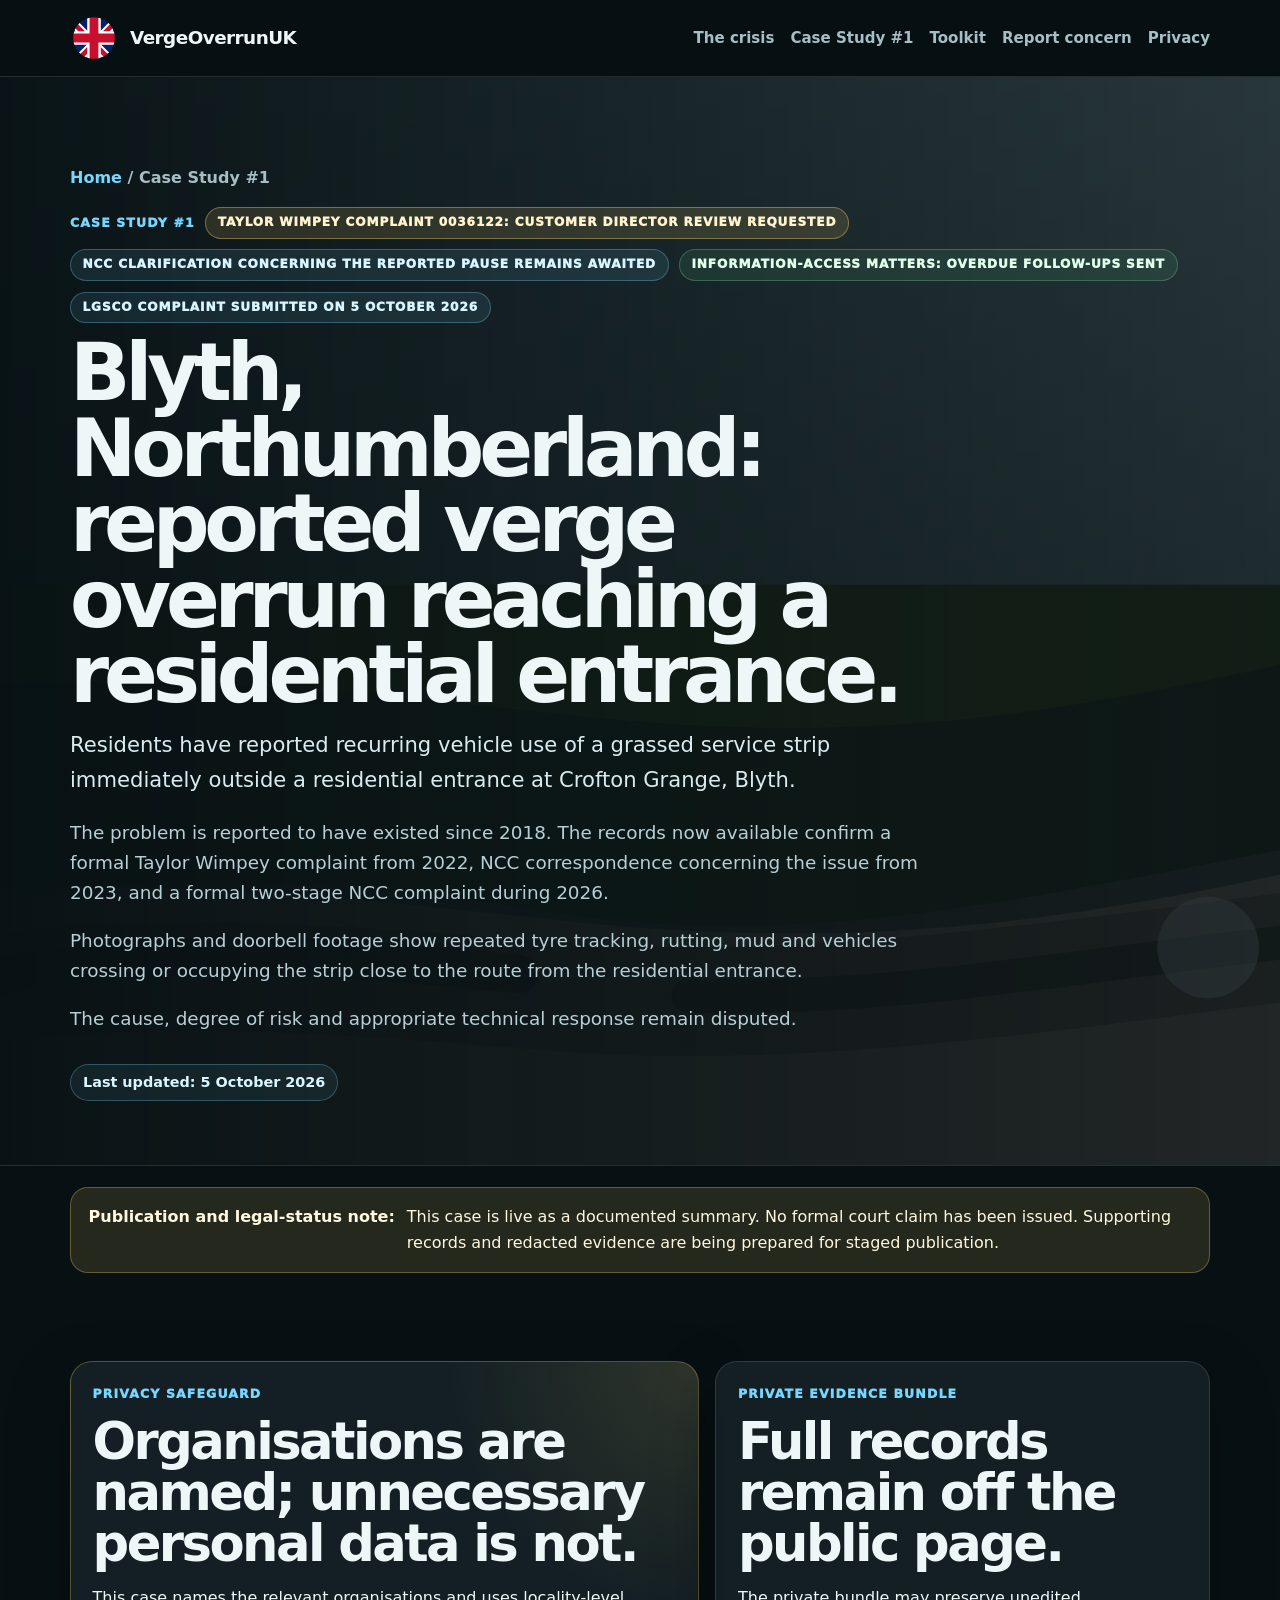
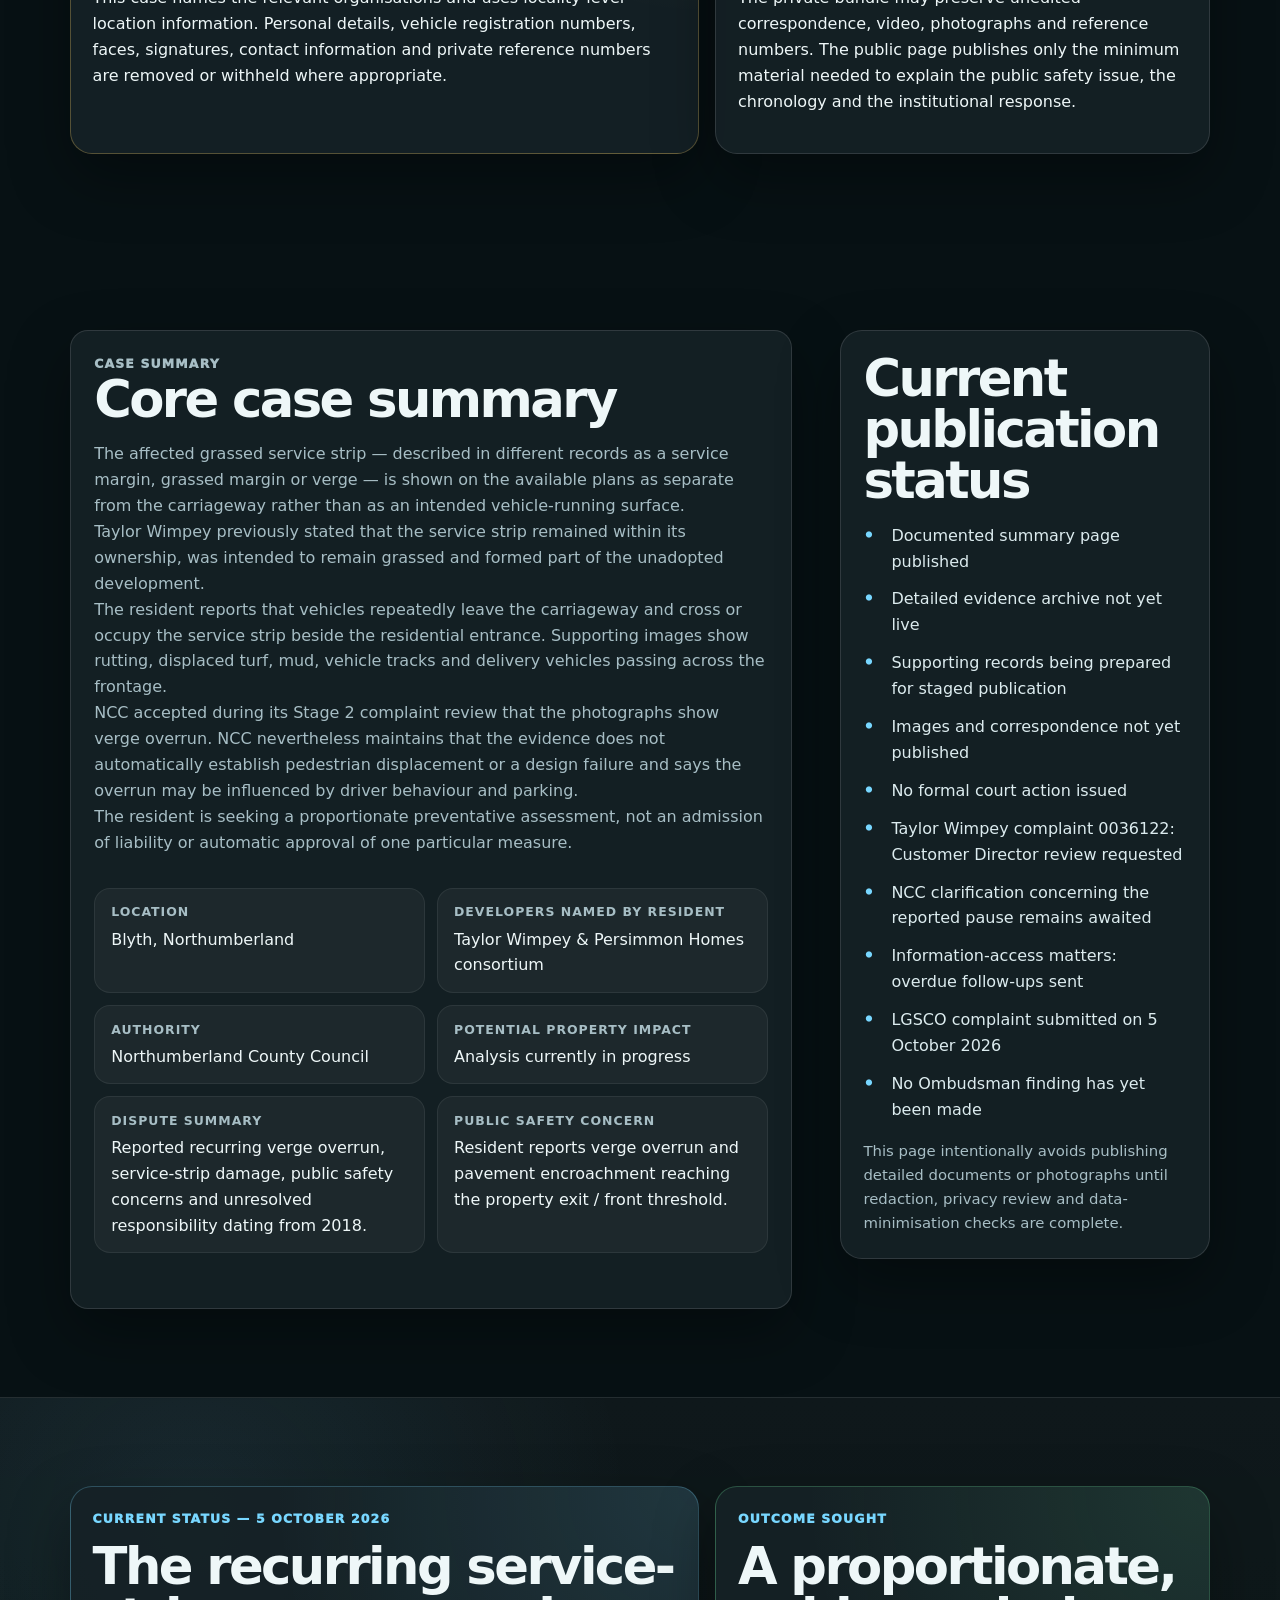
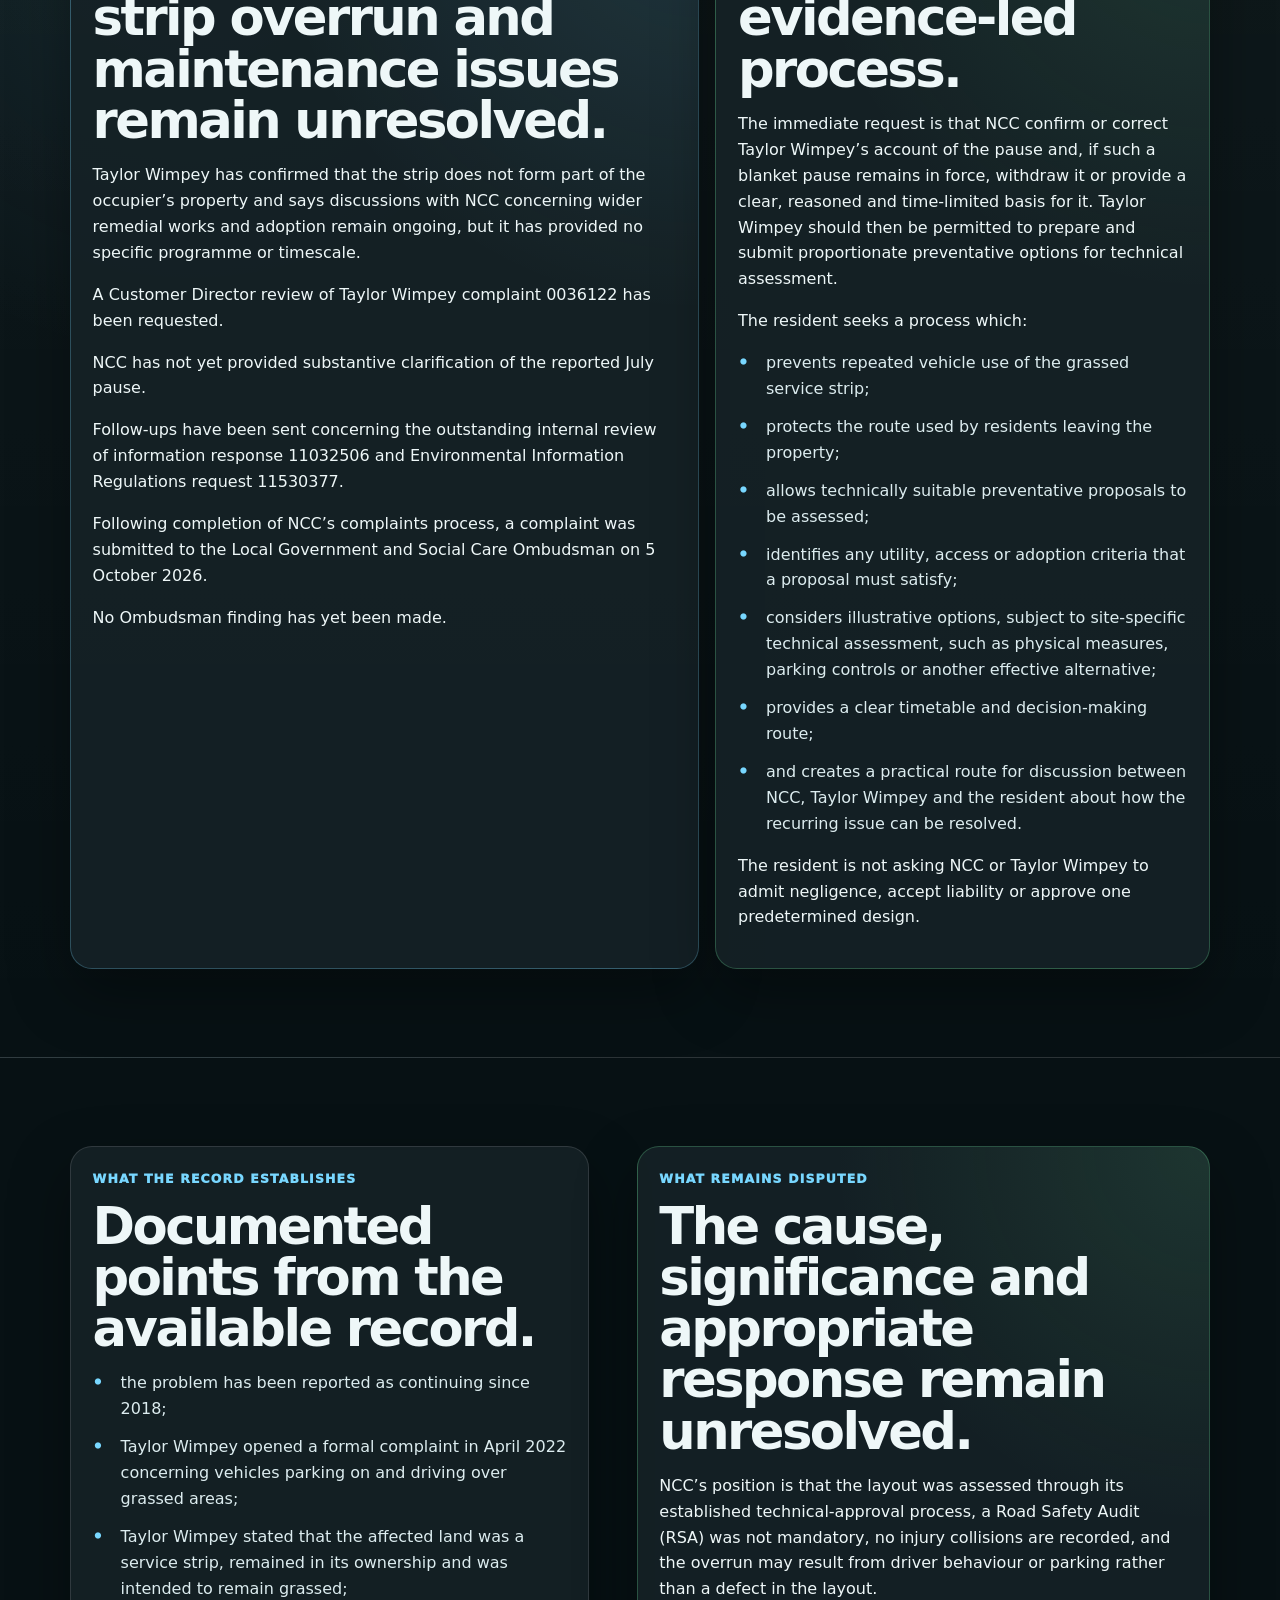
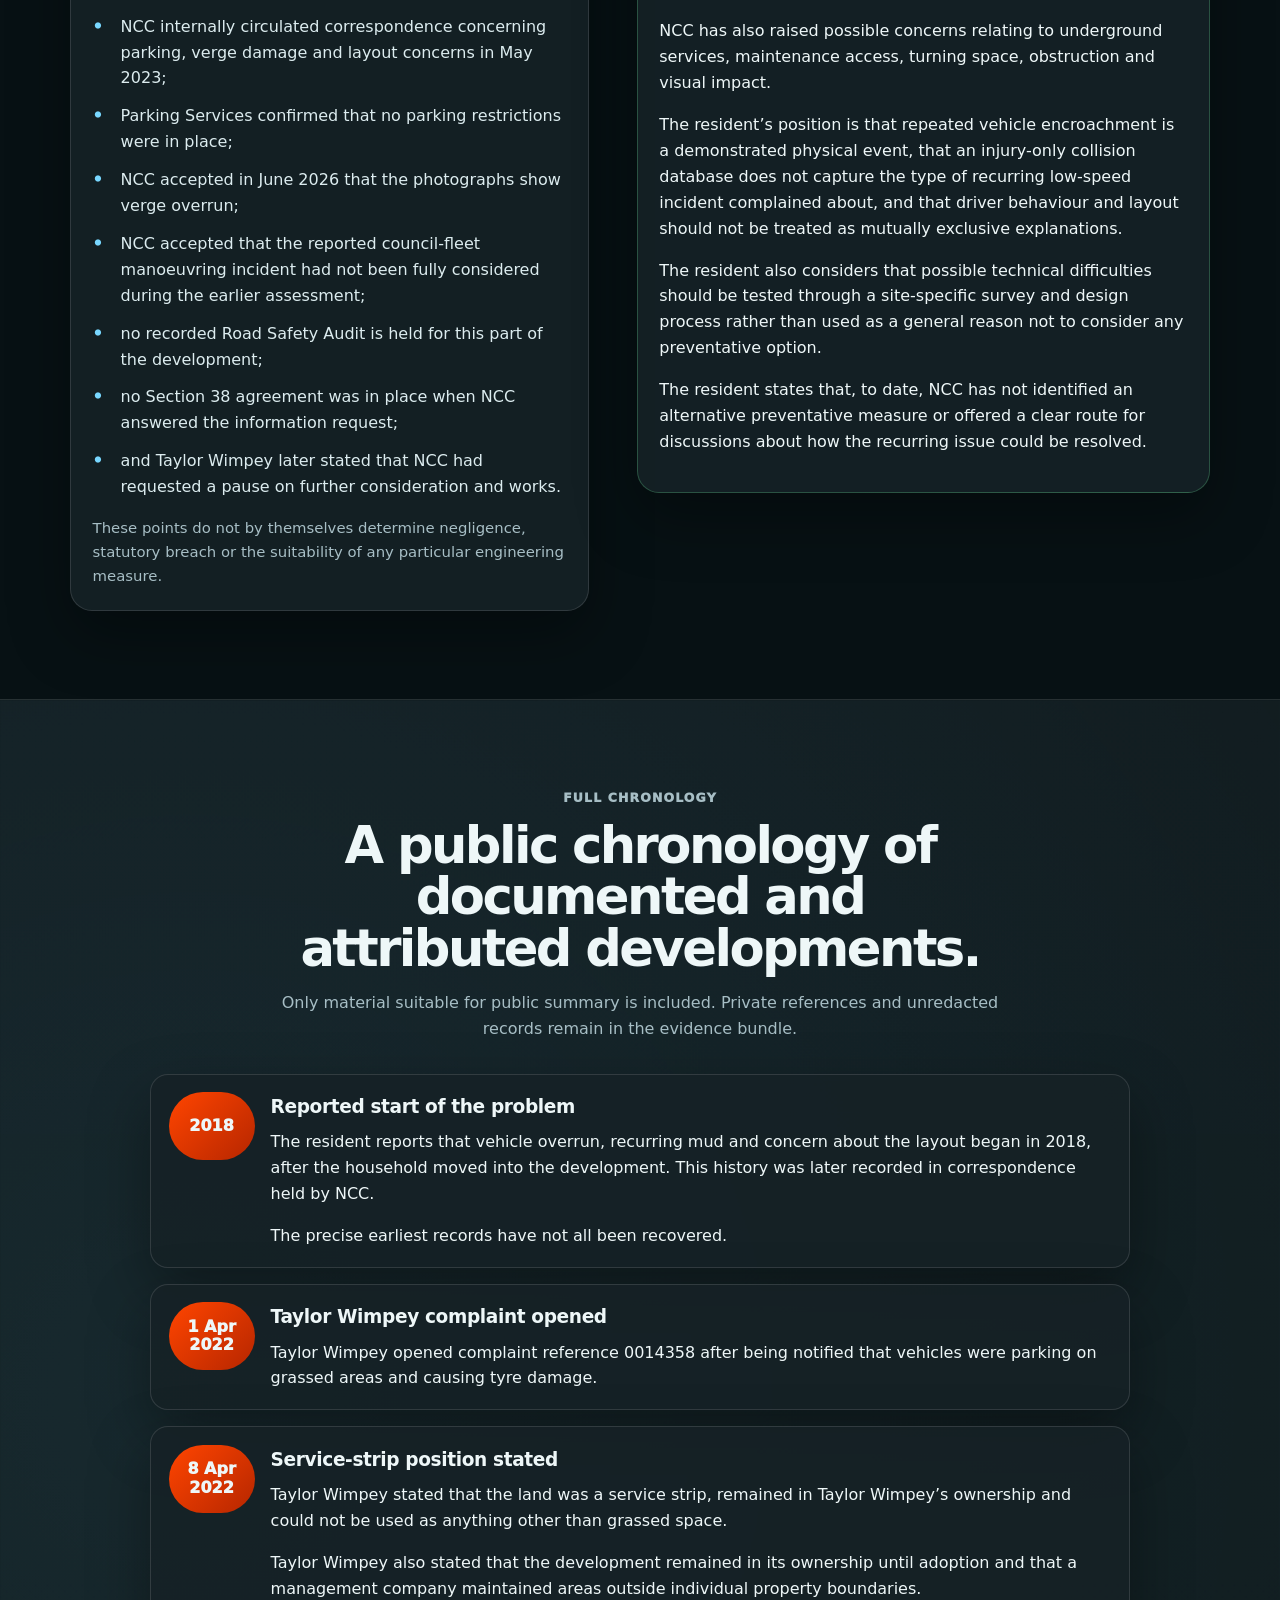
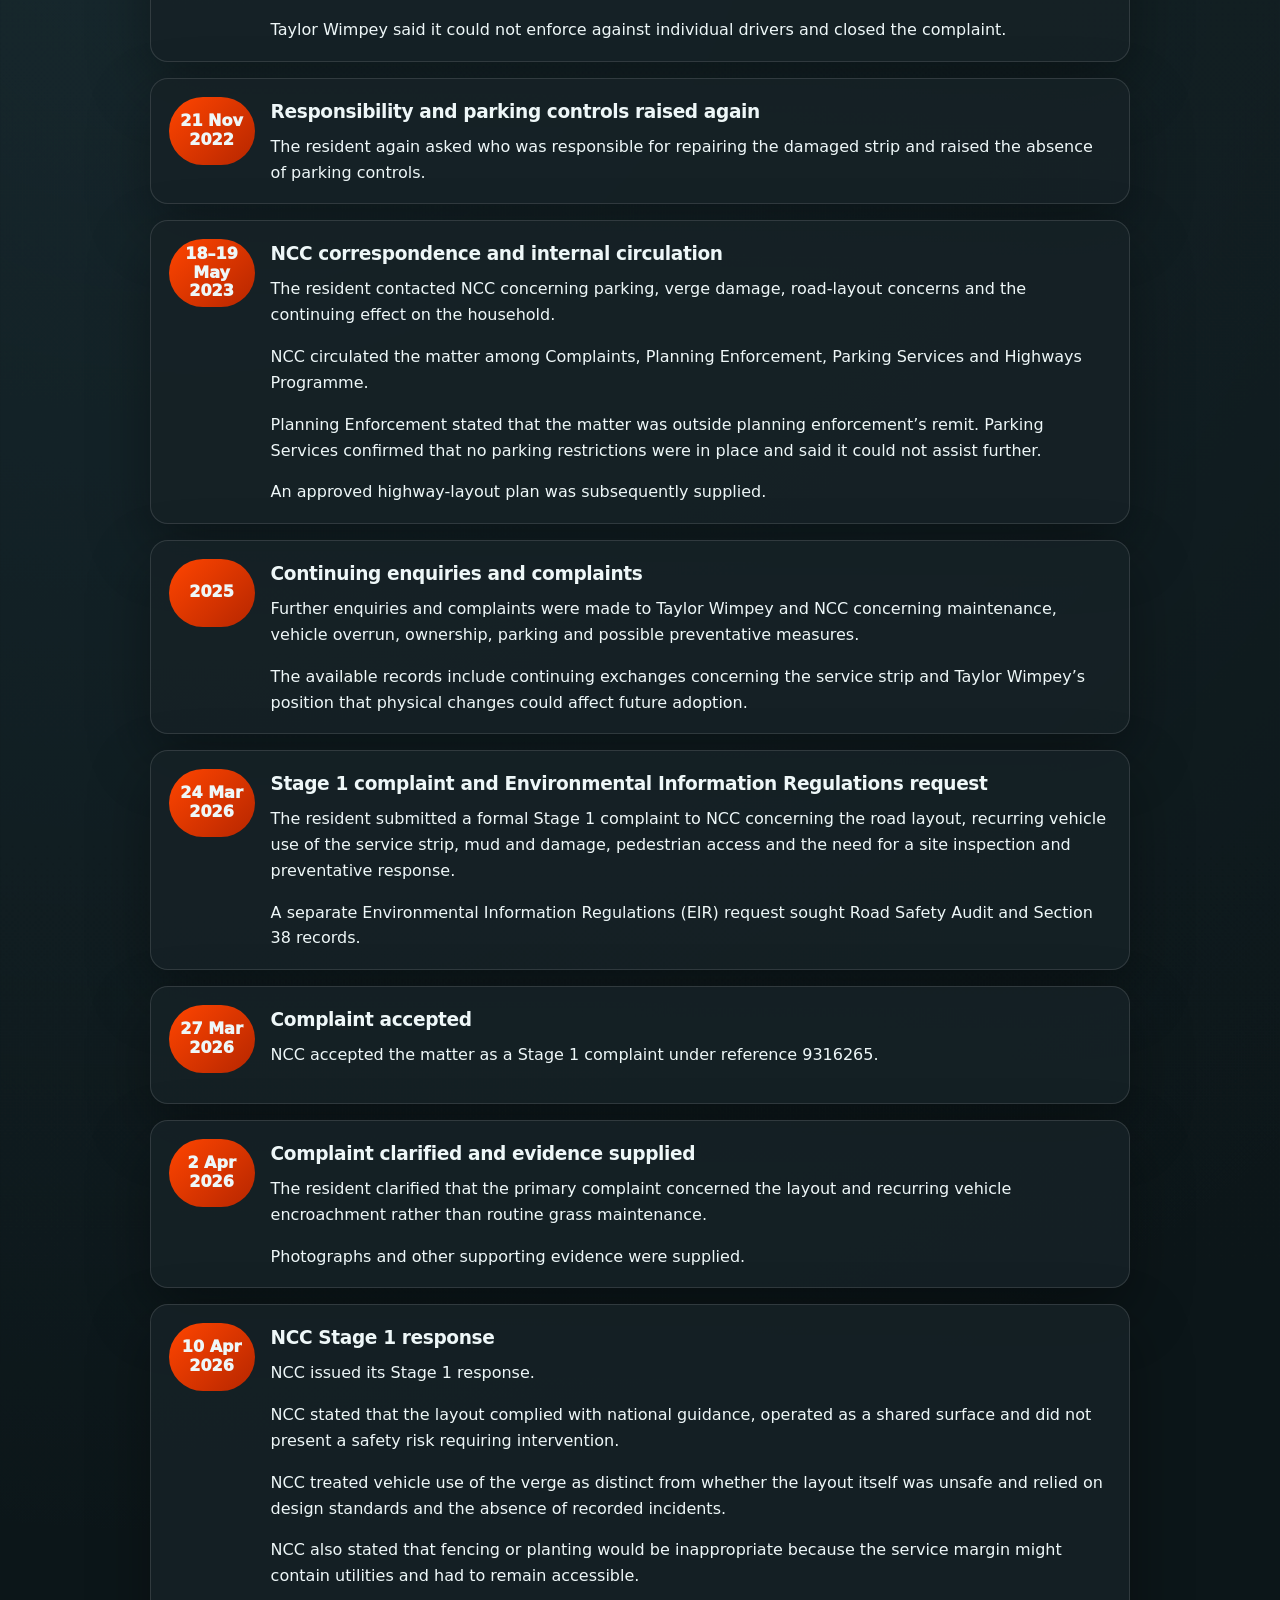
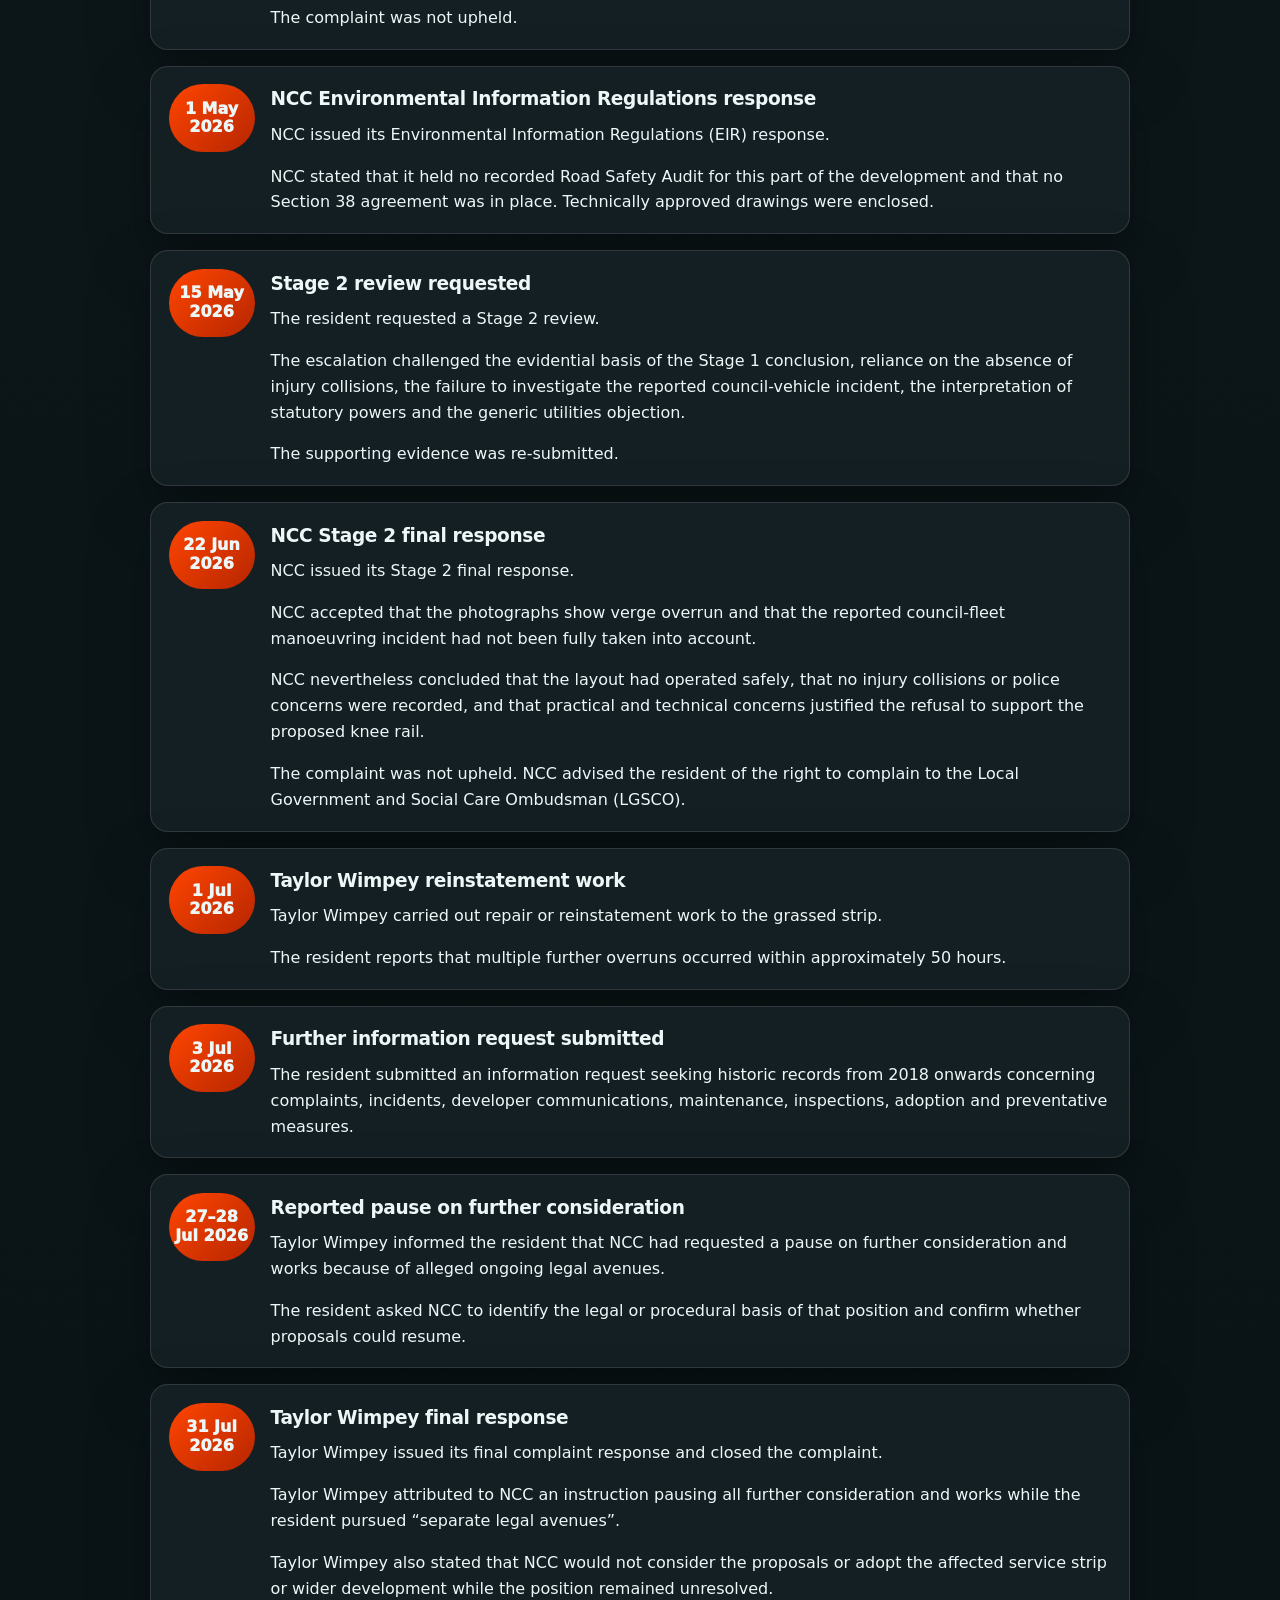
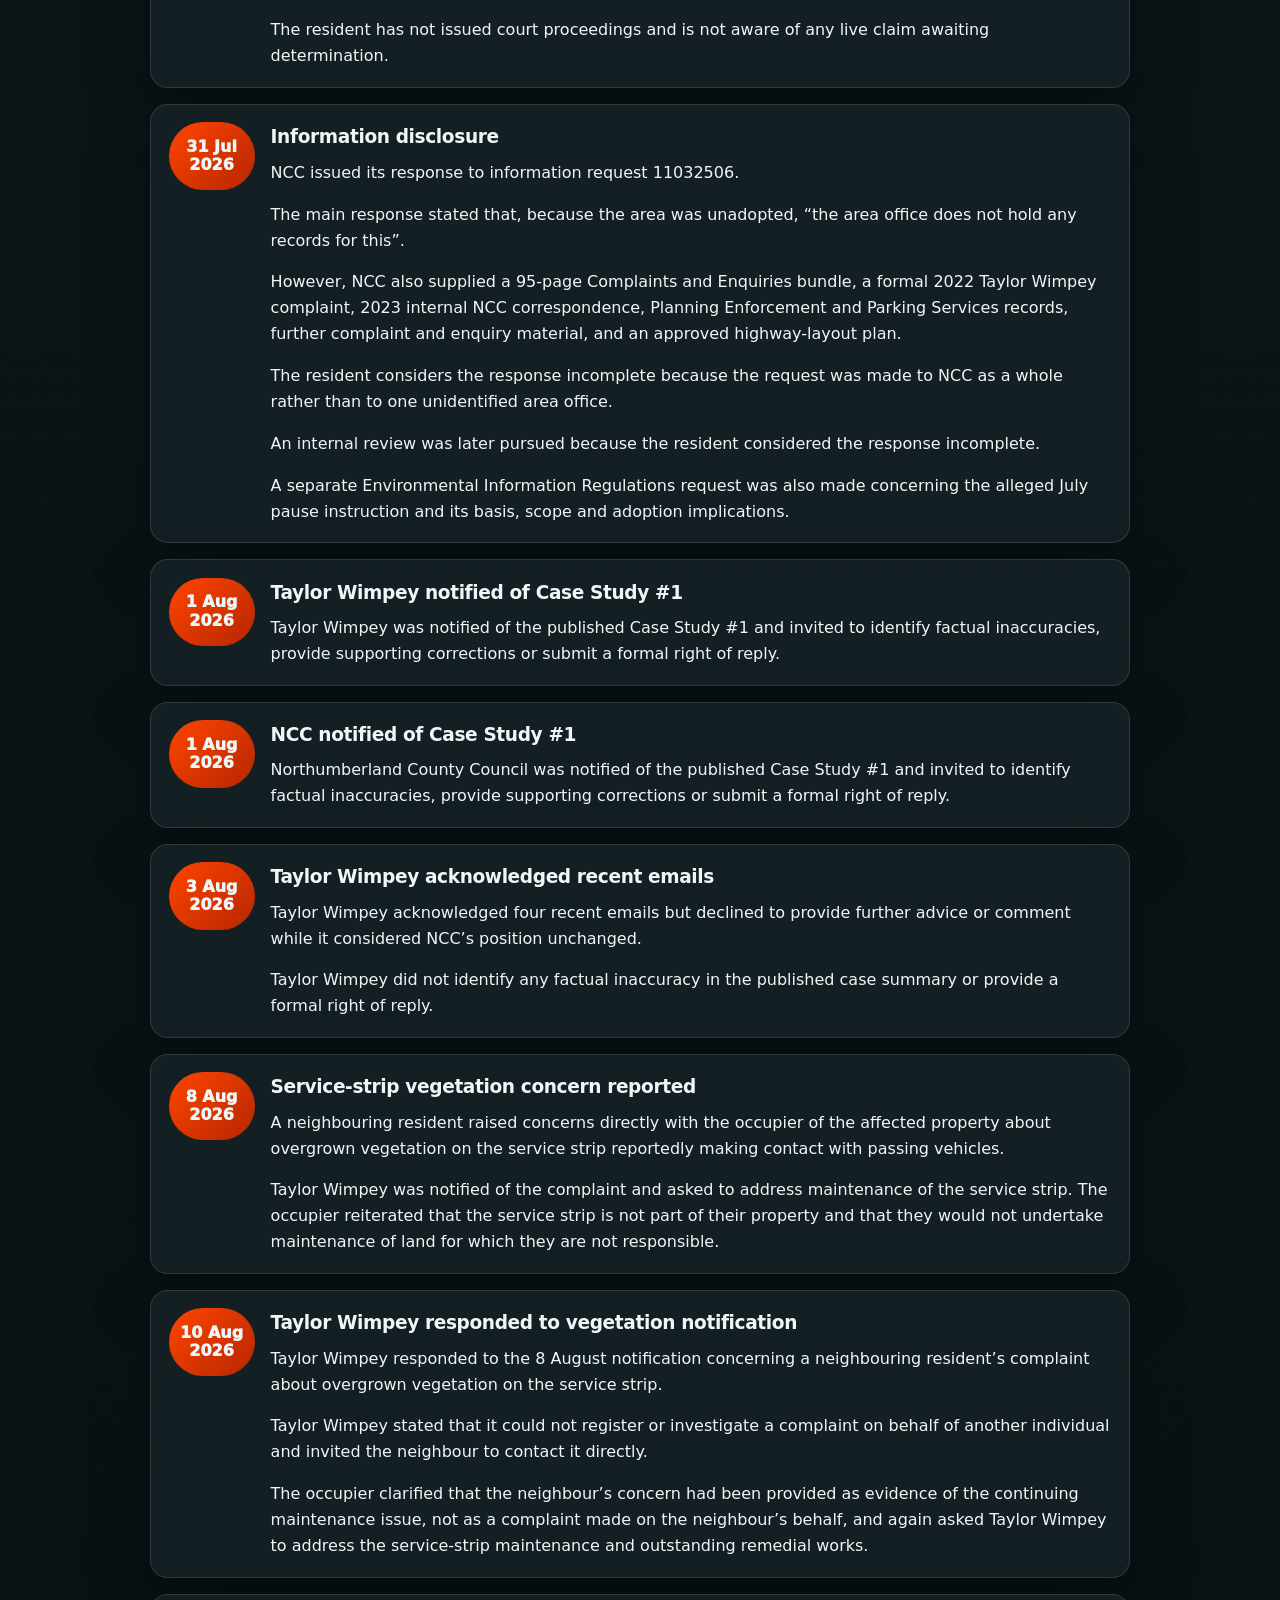
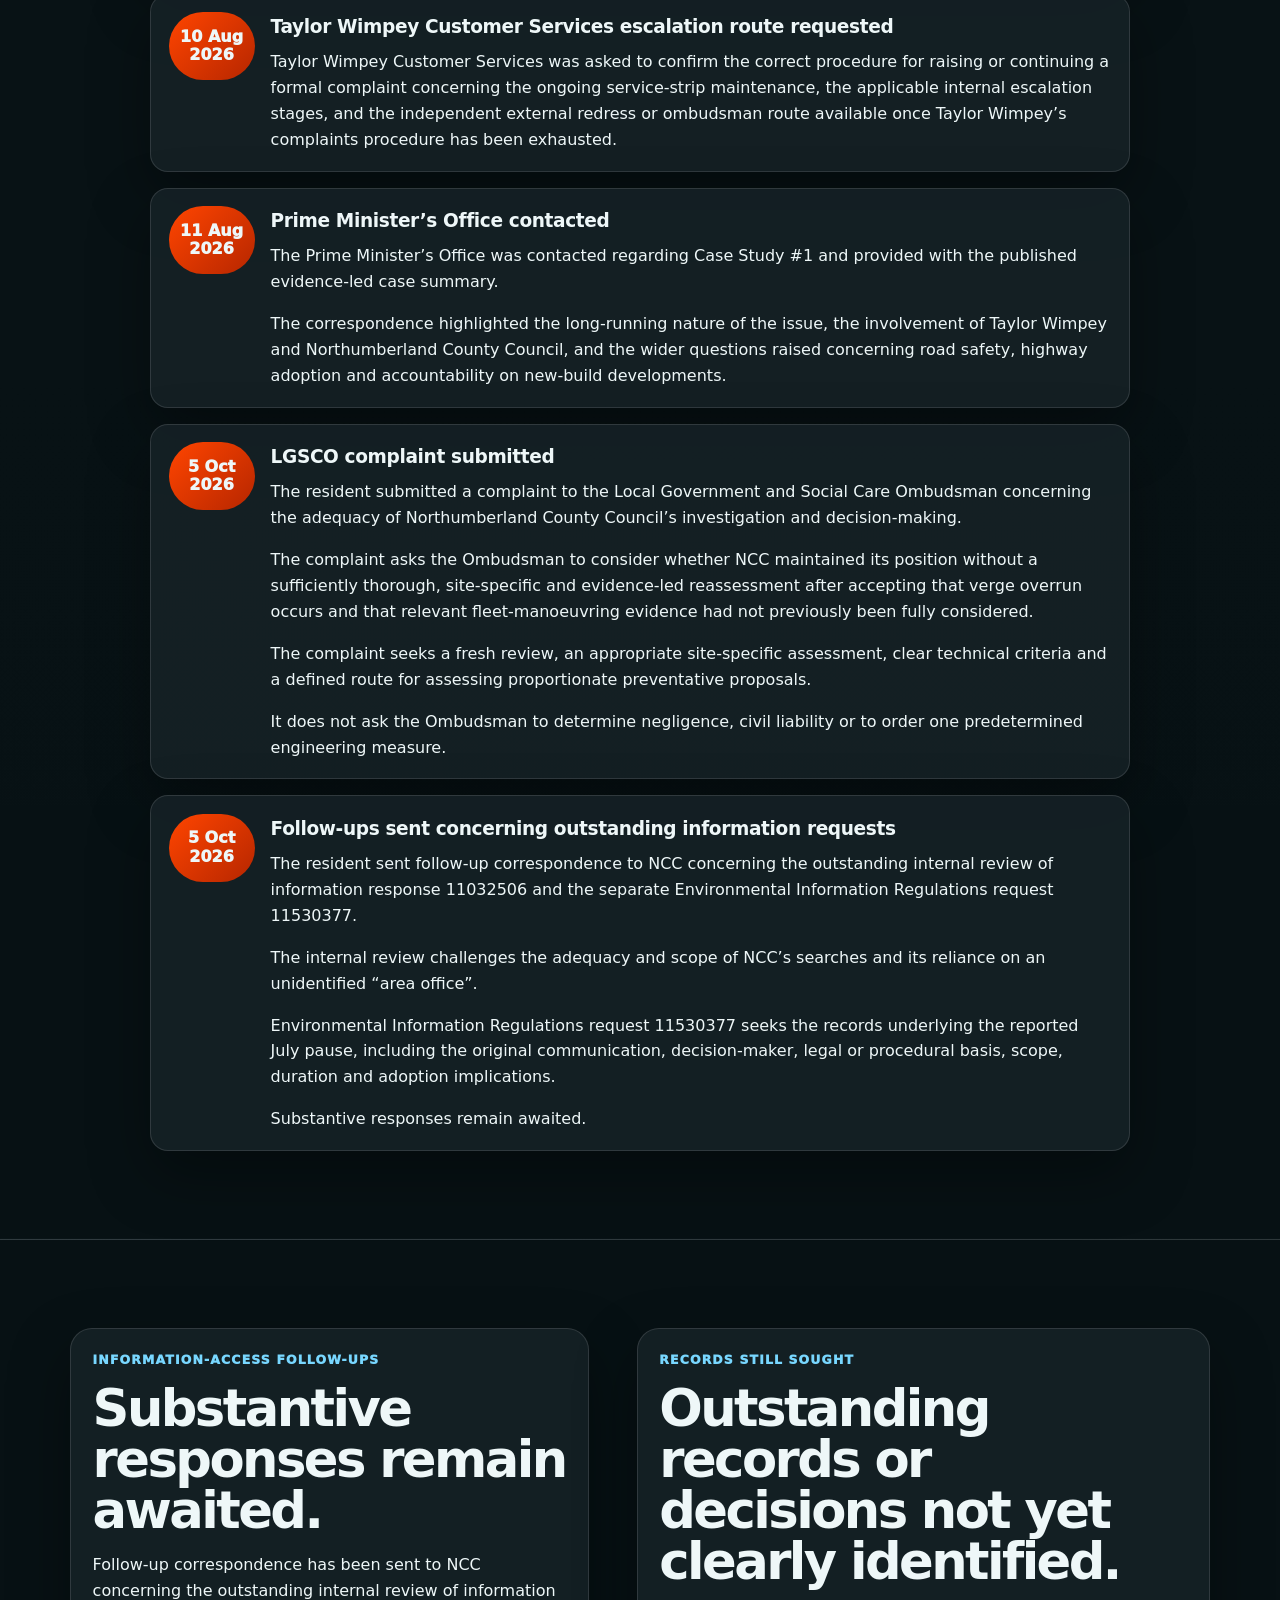
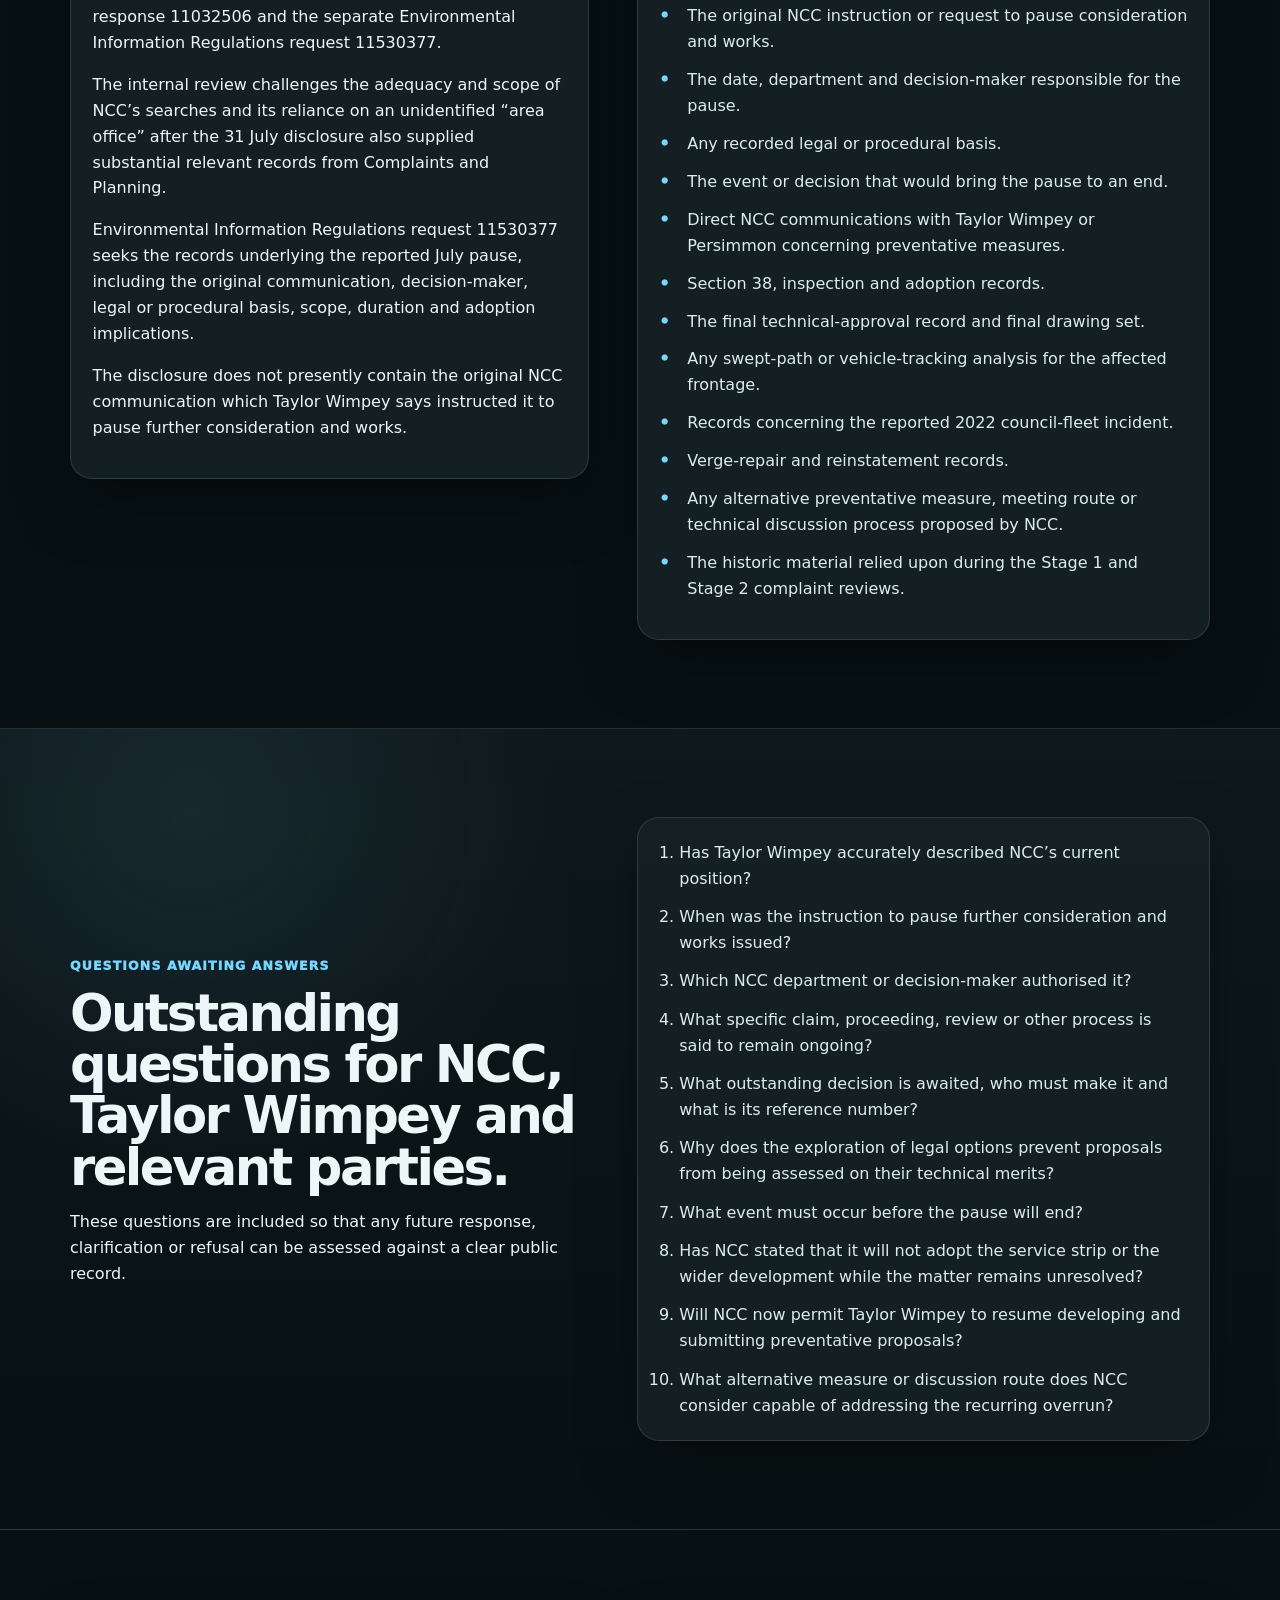
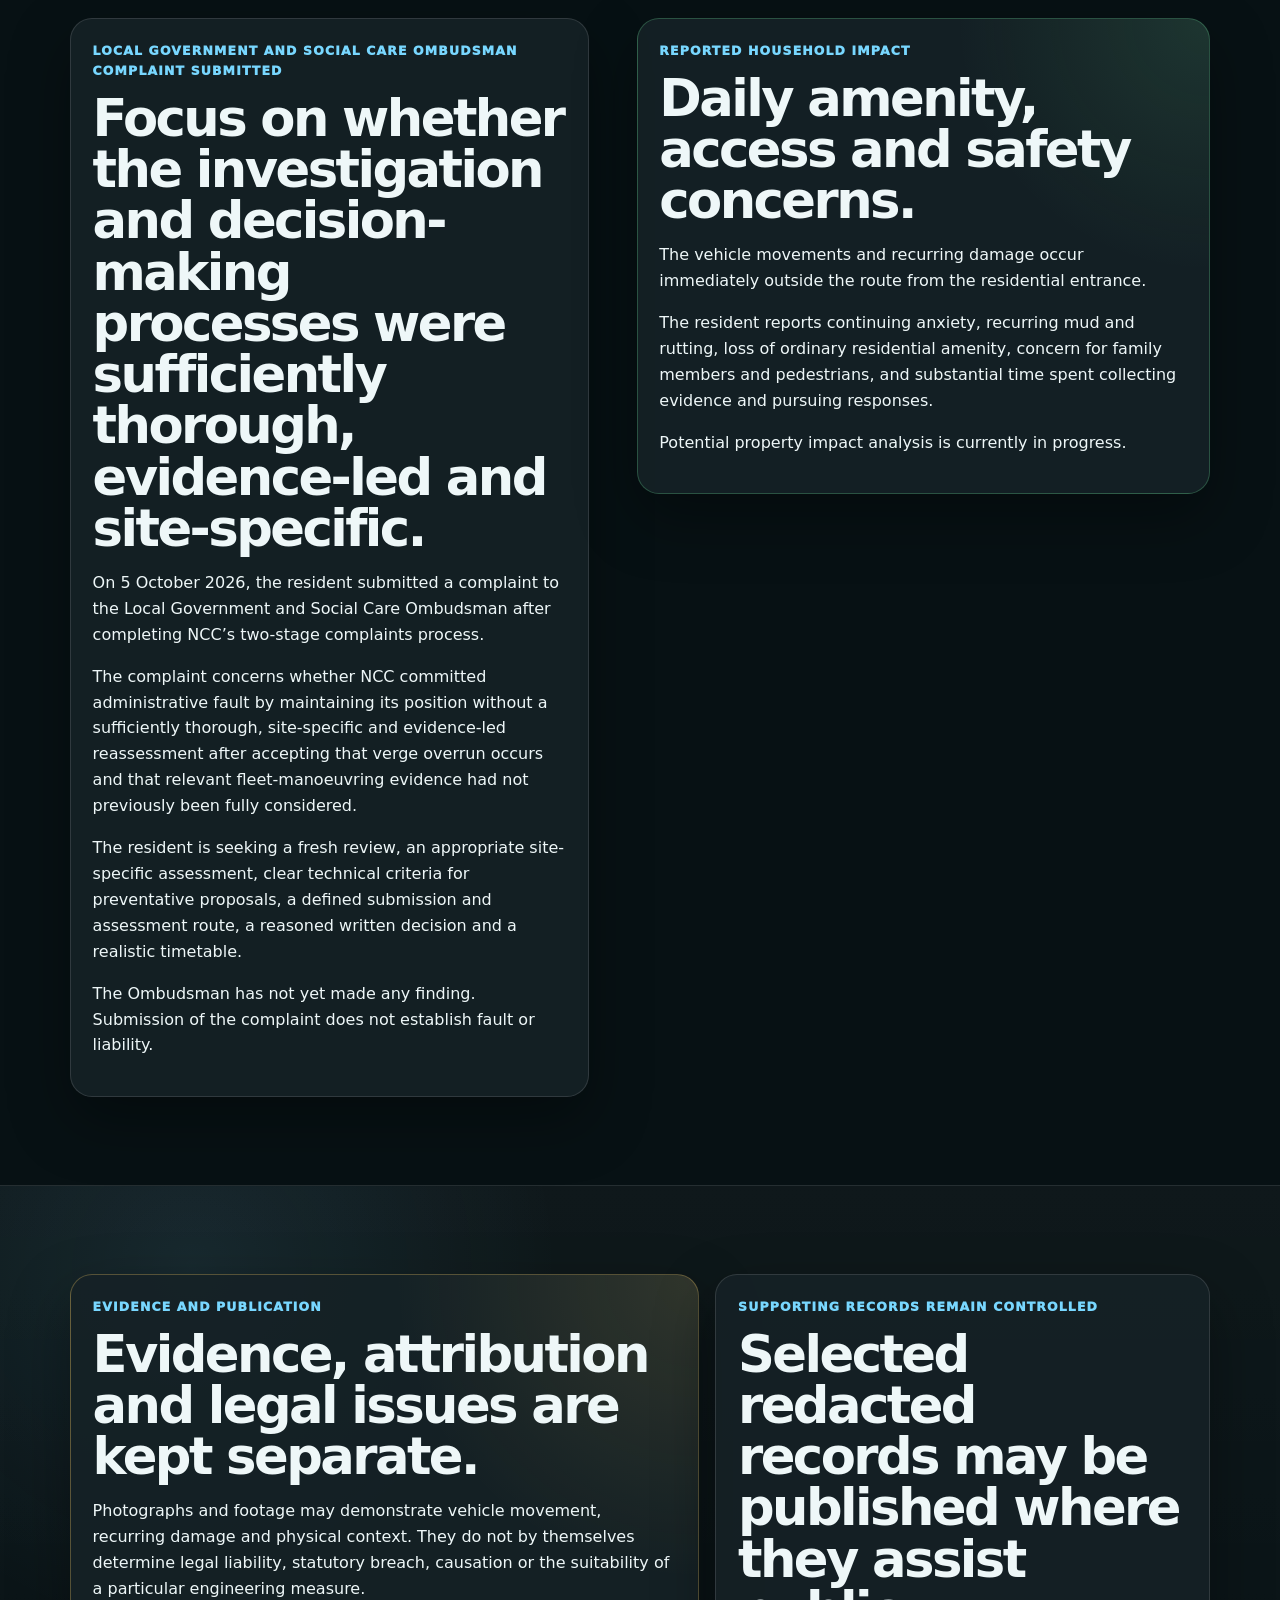
<file: cases/case-01.html>
<!doctype html>
<html lang="en-GB">
<head>
  <meta charset="utf-8" />
  <meta name="viewport" content="width=device-width, initial-scale=1" />
  <meta name="description" content="Case Study #1 for VergeOverrunUK: a documented summary about reported verge overrun, pedestrian safety concerns, service-strip damage, Freedom of Information disclosure issues and unresolved council or developer responsibility in Blyth, Northumberland." />
  <meta name="theme-color" content="#071114" />
  <title>Case Study #1 | Blyth, Northumberland | VergeOverrunUK</title>
  <link rel="canonical" href="https://vergeoverrun.uk/cases/case-01.html" />
  <meta property="og:title" content="Case Study #1: Blyth, Northumberland" />
  <meta property="og:description" content="Documented summary case page covering reported verge overrun, pedestrian safety concerns, public safety concerns, Freedom of Information disclosure issues and unresolved highway responsibility." />
  <meta property="og:url" content="https://vergeoverrun.uk/cases/case-01.html" />
  <meta property="og:type" content="article" />
  <link rel="icon" href="../assets/logo.svg" type="image/svg+xml" />
  <link rel="stylesheet" href="../styles.css" />
</head>
<body>
  <a class="skip-link" href="#main">Skip to content</a>

  <header class="site-header">
    <nav class="nav" aria-label="Primary navigation">
      <a class="brand" href="../index.html#top" aria-label="VergeOverrunUK home">
        <img src="../assets/logo.svg" alt="" width="48" height="48" />
        <span>VergeOverrunUK</span>
      </a>
      <button class="nav-toggle" type="button" aria-expanded="false" aria-controls="nav-links">Menu</button>
      <div class="nav-links" id="nav-links">
        <a href="../index.html#crisis">The crisis</a>
        <a href="../index.html#case-01">Case Study #1</a>
        <a href="../index.html#toolkit">Toolkit</a>
        <a href="../index.html#submit">Report concern</a>
        <a href="../privacy.html">Privacy</a>
      </div>
    </nav>
  </header>

  <main id="main">

    <section class="subpage-hero case-page">
      <div class="container">
        <p class="breadcrumb"><a href="../index.html">Home</a> / Case Study #1</p>
        <div class="case-kicker-row">
          <p class="eyebrow">Case Study #1</p>
          <span class="status-pill">Taylor Wimpey complaint 0036122: Customer Director review requested</span>
          <span class="status-pill status-pill-soft">NCC clarification concerning the reported pause remains awaited</span>
          <span class="status-pill status-pill-green">Information-access matters: overdue follow-ups sent</span>
          <span class="status-pill status-pill-soft">LGSCO complaint submitted on 5 October 2026</span>
        </div>
        <h1>Blyth, Northumberland: reported verge overrun reaching a residential entrance.</h1>
        <p class="lede">Residents have reported recurring vehicle use of a grassed service strip immediately outside a residential entrance at Crofton Grange, Blyth.</p>
        <p class="lede lede-secondary">The problem is reported to have existed since 2018. The records now available confirm a formal Taylor Wimpey complaint from 2022, NCC correspondence concerning the issue from 2023, and a formal two-stage NCC complaint during 2026.</p>
        <p class="lede lede-secondary">Photographs and doorbell footage show repeated tyre tracking, rutting, mud and vehicles crossing or occupying the strip close to the route from the residential entrance.</p>
        <p class="lede lede-secondary">The cause, degree of risk and appropriate technical response remain disputed.</p>
        <p class="last-updated">Last updated: 5 October 2026</p>
      </div>
    </section>

    <section class="section warning-strip" aria-label="Case publication note">
      <div class="container notice-card">
        <strong>Publication and legal-status note:</strong>
        <span>This case is live as a documented summary. No formal court claim has been issued. Supporting records and redacted evidence are being prepared for staged publication.</span>
      </div>
    </section>

    <section class="section" id="publication-safeguards">
      <div class="container case-update-layout">
        <article class="case-update-card privacy-summary-card">
          <p class="eyebrow">Privacy safeguard</p>
          <h2>Organisations are named; unnecessary personal data is not.</h2>
          <p>This case names the relevant organisations and uses locality-level location information. Personal details, vehicle registration numbers, faces, signatures, contact information and private reference numbers are removed or withheld where appropriate.</p>
        </article>
        <article class="case-update-card">
          <p class="eyebrow">Private evidence bundle</p>
          <h2>Full records remain off the public page.</h2>
          <p>The private bundle may preserve unedited correspondence, video, photographs and reference numbers. The public page publishes only the minimum material needed to explain the public safety issue, the chronology and the institutional response.</p>
        </article>
      </div>
    </section>

    <section class="section">
      <div class="container case-layout case-layout-wide">
        <article class="case-file-card case-file-card-large">
          <p class="eyebrow">Case summary</p>
          <h2>Core case summary</h2>
          <p>The affected grassed service strip — described in different records as a service margin, grassed margin or verge — is shown on the available plans as separate from the carriageway rather than as an intended vehicle-running surface.</p>
          <p>Taylor Wimpey previously stated that the service strip remained within its ownership, was intended to remain grassed and formed part of the unadopted development.</p>
          <p>The resident reports that vehicles repeatedly leave the carriageway and cross or occupy the service strip beside the residential entrance. Supporting images show rutting, displaced turf, mud, vehicle tracks and delivery vehicles passing across the frontage.</p>
          <p>NCC accepted during its Stage 2 complaint review that the photographs show verge overrun. NCC nevertheless maintains that the evidence does not automatically establish pedestrian displacement or a design failure and says the overrun may be influenced by driver behaviour and parking.</p>
          <p>The resident is seeking a proportionate preventative assessment, not an admission of liability or automatic approval of one particular measure.</p>
          <dl class="case-facts case-facts-feature">
            <div><dt>Location</dt><dd>Blyth, Northumberland</dd></div>
            <div><dt>Developers named by resident</dt><dd>Taylor Wimpey &amp; Persimmon Homes consortium</dd></div>
            <div><dt>Authority</dt><dd>Northumberland County Council</dd></div>
            <div><dt>Potential property impact</dt><dd>Analysis currently in progress</dd></div>
            <div><dt>Dispute summary</dt><dd>Reported recurring verge overrun, service-strip damage, public safety concerns and unresolved responsibility dating from 2018.</dd></div>
            <div><dt>Public safety concern</dt><dd>Resident reports verge overrun and pavement encroachment reaching the property exit / front threshold.</dd></div>
          </dl>
        </article>

        <aside class="evidence-panel evidence-panel-sticky">
          <h2>Current publication status</h2>
          <ul class="check-list check-list-muted">
            <li>Documented summary page published</li>
            <li>Detailed evidence archive not yet live</li>
            <li>Supporting records being prepared for staged publication</li>
            <li>Images and correspondence not yet published</li>
            <li>No formal court action issued</li>
            <li>Taylor Wimpey complaint 0036122: Customer Director review requested</li>
            <li>NCC clarification concerning the reported pause remains awaited</li>
            <li>Information-access matters: overdue follow-ups sent</li>
            <li>LGSCO complaint submitted on 5 October 2026</li>
            <li>No Ombudsman finding has yet been made</li>
          </ul>
          <p class="small-note">This page intentionally avoids publishing detailed documents or photographs until redaction, privacy review and data-minimisation checks are complete.</p>
        </aside>
      </div>
    </section>

    <section class="section section-muted" id="current-status">
      <div class="container case-update-layout">
        <article class="case-update-card case-update-card-highlight">
          <p class="eyebrow">Current status — 5 October 2026</p>
          <h2>The recurring service-strip overrun and maintenance issues remain unresolved.</h2>
          <p>Taylor Wimpey has confirmed that the strip does not form part of the occupier&rsquo;s property and says discussions with NCC concerning wider remedial works and adoption remain ongoing, but it has provided no specific programme or timescale.</p>
          <p>A Customer Director review of Taylor Wimpey complaint 0036122 has been requested.</p>
          <p>NCC has not yet provided substantive clarification of the reported July pause.</p>
          <p>Follow-ups have been sent concerning the outstanding internal review of information response 11032506 and Environmental Information Regulations request 11530377.</p>
          <p>Following completion of NCC&rsquo;s complaints process, a complaint was submitted to the Local Government and Social Care Ombudsman on 5 October 2026.</p>
          <p>No Ombudsman finding has yet been made.</p>
        </article>

        <article class="case-update-card outcome-card">
          <p class="eyebrow">Outcome sought</p>
          <h2>A proportionate, evidence-led process.</h2>
          <p>The immediate request is that NCC confirm or correct Taylor Wimpey&rsquo;s account of the pause and, if such a blanket pause remains in force, withdraw it or provide a clear, reasoned and time-limited basis for it. Taylor Wimpey should then be permitted to prepare and submit proportionate preventative options for technical assessment.</p>
          <p>The resident seeks a process which:</p>
          <ul class="check-list check-list-muted">
            <li>prevents repeated vehicle use of the grassed service strip;</li>
            <li>protects the route used by residents leaving the property;</li>
            <li>allows technically suitable preventative proposals to be assessed;</li>
            <li>identifies any utility, access or adoption criteria that a proposal must satisfy;</li>
            <li>considers illustrative options, subject to site-specific technical assessment, such as physical measures, parking controls or another effective alternative;</li>
            <li>provides a clear timetable and decision-making route;</li>
            <li>and creates a practical route for discussion between NCC, Taylor Wimpey and the resident about how the recurring issue can be resolved.</li>
          </ul>
          <p>The resident is not asking NCC or Taylor Wimpey to admit negligence, accept liability or approve one predetermined design.</p>
        </article>
      </div>
    </section>

    <section class="section" id="records-established">
      <div class="container two-column">
        <article class="case-update-card">
          <p class="eyebrow">What the record establishes</p>
          <h2>Documented points from the available record.</h2>
          <ul class="check-list check-list-muted">
            <li>the problem has been reported as continuing since 2018;</li>
            <li>Taylor Wimpey opened a formal complaint in April 2022 concerning vehicles parking on and driving over grassed areas;</li>
            <li>Taylor Wimpey stated that the affected land was a service strip, remained in its ownership and was intended to remain grassed;</li>
            <li>NCC internally circulated correspondence concerning parking, verge damage and layout concerns in May 2023;</li>
            <li>Parking Services confirmed that no parking restrictions were in place;</li>
            <li>NCC accepted in June 2026 that the photographs show verge overrun;</li>
            <li>NCC accepted that the reported council-fleet manoeuvring incident had not been fully considered during the earlier assessment;</li>
            <li>no recorded Road Safety Audit is held for this part of the development;</li>
            <li>no Section 38 agreement was in place when NCC answered the information request;</li>
            <li>and Taylor Wimpey later stated that NCC had requested a pause on further consideration and works.</li>
          </ul>
          <p class="small-note">These points do not by themselves determine negligence, statutory breach or the suitability of any particular engineering measure.</p>
        </article>

        <article class="case-update-card right-reply-card">
          <p class="eyebrow">What remains disputed</p>
          <h2>The cause, significance and appropriate response remain unresolved.</h2>
          <p>NCC&rsquo;s position is that the layout was assessed through its established technical-approval process, a Road Safety Audit (RSA) was not mandatory, no injury collisions are recorded, and the overrun may result from driver behaviour or parking rather than a defect in the layout.</p>
          <p>NCC has also raised possible concerns relating to underground services, maintenance access, turning space, obstruction and visual impact.</p>
          <p>The resident&rsquo;s position is that repeated vehicle encroachment is a demonstrated physical event, that an injury-only collision database does not capture the type of recurring low-speed incident complained about, and that driver behaviour and layout should not be treated as mutually exclusive explanations.</p>
          <p>The resident also considers that possible technical difficulties should be tested through a site-specific survey and design process rather than used as a general reason not to consider any preventative option.</p>
          <p>The resident states that, to date, NCC has not identified an alternative preventative measure or offered a clear route for discussions about how the recurring issue could be resolved.</p>
        </article>
      </div>
    </section>

    <section class="section section-muted" id="chronology">
      <div class="container">
        <div class="section-heading narrow">
          <p class="eyebrow">Full chronology</p>
          <h2>A public chronology of documented and attributed developments.</h2>
          <p>Only material suitable for public summary is included. Private references and unredacted records remain in the evidence bundle.</p>
        </div>
        <div class="timeline timeline-detailed">
          <article><span>2018</span><div><h3>Reported start of the problem</h3><p>The resident reports that vehicle overrun, recurring mud and concern about the layout began in 2018, after the household moved into the development. This history was later recorded in correspondence held by NCC.</p><p>The precise earliest records have not all been recovered.</p></div></article>
          <article><span>1 Apr 2022</span><div><h3>Taylor Wimpey complaint opened</h3><p>Taylor Wimpey opened complaint reference 0014358 after being notified that vehicles were parking on grassed areas and causing tyre damage.</p></div></article>
          <article><span>8 Apr 2022</span><div><h3>Service-strip position stated</h3><p>Taylor Wimpey stated that the land was a service strip, remained in Taylor Wimpey&rsquo;s ownership and could not be used as anything other than grassed space.</p><p>Taylor Wimpey also stated that the development remained in its ownership until adoption and that a management company maintained areas outside individual property boundaries.</p><p>Taylor Wimpey said it could not enforce against individual drivers and closed the complaint.</p></div></article>
          <article><span>21 Nov 2022</span><div><h3>Responsibility and parking controls raised again</h3><p>The resident again asked who was responsible for repairing the damaged strip and raised the absence of parking controls.</p></div></article>
          <article><span>18–19 May 2023</span><div><h3>NCC correspondence and internal circulation</h3><p>The resident contacted NCC concerning parking, verge damage, road-layout concerns and the continuing effect on the household.</p><p>NCC circulated the matter among Complaints, Planning Enforcement, Parking Services and Highways Programme.</p><p>Planning Enforcement stated that the matter was outside planning enforcement&rsquo;s remit. Parking Services confirmed that no parking restrictions were in place and said it could not assist further.</p><p>An approved highway-layout plan was subsequently supplied.</p></div></article>
          <article><span>2025</span><div><h3>Continuing enquiries and complaints</h3><p>Further enquiries and complaints were made to Taylor Wimpey and NCC concerning maintenance, vehicle overrun, ownership, parking and possible preventative measures.</p><p>The available records include continuing exchanges concerning the service strip and Taylor Wimpey&rsquo;s position that physical changes could affect future adoption.</p></div></article>
          <article><span>24 Mar 2026</span><div><h3>Stage 1 complaint and Environmental Information Regulations request</h3><p>The resident submitted a formal Stage 1 complaint to NCC concerning the road layout, recurring vehicle use of the service strip, mud and damage, pedestrian access and the need for a site inspection and preventative response.</p><p>A separate Environmental Information Regulations (EIR) request sought Road Safety Audit and Section 38 records.</p></div></article>
          <article><span>27 Mar 2026</span><div><h3>Complaint accepted</h3><p>NCC accepted the matter as a Stage 1 complaint under reference 9316265.</p></div></article>
          <article><span>2 Apr 2026</span><div><h3>Complaint clarified and evidence supplied</h3><p>The resident clarified that the primary complaint concerned the layout and recurring vehicle encroachment rather than routine grass maintenance.</p><p>Photographs and other supporting evidence were supplied.</p></div></article>
          <article><span>10 Apr 2026</span><div><h3>NCC Stage 1 response</h3><p>NCC issued its Stage 1 response.</p><p>NCC stated that the layout complied with national guidance, operated as a shared surface and did not present a safety risk requiring intervention.</p><p>NCC treated vehicle use of the verge as distinct from whether the layout itself was unsafe and relied on design standards and the absence of recorded incidents.</p><p>NCC also stated that fencing or planting would be inappropriate because the service margin might contain utilities and had to remain accessible.</p><p>The complaint was not upheld.</p></div></article>
          <article><span>1 May 2026</span><div><h3>NCC Environmental Information Regulations response</h3><p>NCC issued its Environmental Information Regulations (EIR) response.</p><p>NCC stated that it held no recorded Road Safety Audit for this part of the development and that no Section 38 agreement was in place. Technically approved drawings were enclosed.</p></div></article>
          <article><span>15 May 2026</span><div><h3>Stage 2 review requested</h3><p>The resident requested a Stage 2 review.</p><p>The escalation challenged the evidential basis of the Stage 1 conclusion, reliance on the absence of injury collisions, the failure to investigate the reported council-vehicle incident, the interpretation of statutory powers and the generic utilities objection.</p><p>The supporting evidence was re-submitted.</p></div></article>
          <article><span>22 Jun 2026</span><div><h3>NCC Stage 2 final response</h3><p>NCC issued its Stage 2 final response.</p><p>NCC accepted that the photographs show verge overrun and that the reported council-fleet manoeuvring incident had not been fully taken into account.</p><p>NCC nevertheless concluded that the layout had operated safely, that no injury collisions or police concerns were recorded, and that practical and technical concerns justified the refusal to support the proposed knee rail.</p><p>The complaint was not upheld. NCC advised the resident of the right to complain to the Local Government and Social Care Ombudsman (LGSCO).</p></div></article>
          <article><span>1 Jul 2026</span><div><h3>Taylor Wimpey reinstatement work</h3><p>Taylor Wimpey carried out repair or reinstatement work to the grassed strip.</p><p>The resident reports that multiple further overruns occurred within approximately 50 hours.</p></div></article>
          <article><span>3 Jul 2026</span><div><h3>Further information request submitted</h3><p>The resident submitted an information request seeking historic records from 2018 onwards concerning complaints, incidents, developer communications, maintenance, inspections, adoption and preventative measures.</p></div></article>
          <article><span>27–28 Jul 2026</span><div><h3>Reported pause on further consideration</h3><p>Taylor Wimpey informed the resident that NCC had requested a pause on further consideration and works because of alleged ongoing legal avenues.</p><p>The resident asked NCC to identify the legal or procedural basis of that position and confirm whether proposals could resume.</p></div></article>
          <article><span>31 Jul 2026</span><div><h3>Taylor Wimpey final response</h3><p>Taylor Wimpey issued its final complaint response and closed the complaint.</p><p>Taylor Wimpey attributed to NCC an instruction pausing all further consideration and works while the resident pursued &ldquo;separate legal avenues&rdquo;.</p><p>Taylor Wimpey also stated that NCC would not consider the proposals or adopt the affected service strip or wider development while the position remained unresolved.</p><p>The resident has not issued court proceedings and is not aware of any live claim awaiting determination.</p></div></article>
          <article><span>31 Jul 2026</span><div><h3>Information disclosure</h3><p>NCC issued its response to information request 11032506.</p><p>The main response stated that, because the area was unadopted, &ldquo;the area office does not hold any records for this&rdquo;.</p><p>However, NCC also supplied a 95-page Complaints and Enquiries bundle, a formal 2022 Taylor Wimpey complaint, 2023 internal NCC correspondence, Planning Enforcement and Parking Services records, further complaint and enquiry material, and an approved highway-layout plan.</p><p>The resident considers the response incomplete because the request was made to NCC as a whole rather than to one unidentified area office.</p><p>An internal review was later pursued because the resident considered the response incomplete.</p><p>A separate Environmental Information Regulations request was also made concerning the alleged July pause instruction and its basis, scope and adoption implications.</p></div></article>
          <article><span>1 Aug 2026</span><div><h3>Taylor Wimpey notified of Case Study #1</h3><p>Taylor Wimpey was notified of the published Case Study #1 and invited to identify factual inaccuracies, provide supporting corrections or submit a formal right of reply.</p></div></article>
          <article><span>1 Aug 2026</span><div><h3>NCC notified of Case Study #1</h3><p>Northumberland County Council was notified of the published Case Study #1 and invited to identify factual inaccuracies, provide supporting corrections or submit a formal right of reply.</p></div></article>
          <article><span>3 Aug 2026</span><div><h3>Taylor Wimpey acknowledged recent emails</h3><p>Taylor Wimpey acknowledged four recent emails but declined to provide further advice or comment while it considered NCC&rsquo;s position unchanged.</p><p>Taylor Wimpey did not identify any factual inaccuracy in the published case summary or provide a formal right of reply.</p></div></article>
          <article><span>8 Aug 2026</span><div><h3>Service-strip vegetation concern reported</h3><p>A neighbouring resident raised concerns directly with the occupier of the affected property about overgrown vegetation on the service strip reportedly making contact with passing vehicles.</p><p>Taylor Wimpey was notified of the complaint and asked to address maintenance of the service strip. The occupier reiterated that the service strip is not part of their property and that they would not undertake maintenance of land for which they are not responsible.</p></div></article>
          <article><span>10 Aug 2026</span><div><h3>Taylor Wimpey responded to vegetation notification</h3><p>Taylor Wimpey responded to the 8 August notification concerning a neighbouring resident&rsquo;s complaint about overgrown vegetation on the service strip.</p><p>Taylor Wimpey stated that it could not register or investigate a complaint on behalf of another individual and invited the neighbour to contact it directly.</p><p>The occupier clarified that the neighbour&rsquo;s concern had been provided as evidence of the continuing maintenance issue, not as a complaint made on the neighbour&rsquo;s behalf, and again asked Taylor Wimpey to address the service-strip maintenance and outstanding remedial works.</p></div></article>
          <article><span>10 Aug 2026</span><div><h3>Taylor Wimpey Customer Services escalation route requested</h3><p>Taylor Wimpey Customer Services was asked to confirm the correct procedure for raising or continuing a formal complaint concerning the ongoing service-strip maintenance, the applicable internal escalation stages, and the independent external redress or ombudsman route available once Taylor Wimpey&rsquo;s complaints procedure has been exhausted.</p></div></article>
          <article><span>11 Aug 2026</span><div><h3>Prime Minister&rsquo;s Office contacted</h3><p>The Prime Minister&rsquo;s Office was contacted regarding Case Study #1 and provided with the published evidence-led case summary.</p><p>The correspondence highlighted the long-running nature of the issue, the involvement of Taylor Wimpey and Northumberland County Council, and the wider questions raised concerning road safety, highway adoption and accountability on new-build developments.</p></div></article>
          <article><span>5 Oct 2026</span><div><h3>LGSCO complaint submitted</h3><p>The resident submitted a complaint to the Local Government and Social Care Ombudsman concerning the adequacy of Northumberland County Council&rsquo;s investigation and decision-making.</p><p>The complaint asks the Ombudsman to consider whether NCC maintained its position without a sufficiently thorough, site-specific and evidence-led reassessment after accepting that verge overrun occurs and that relevant fleet-manoeuvring evidence had not previously been fully considered.</p><p>The complaint seeks a fresh review, an appropriate site-specific assessment, clear technical criteria and a defined route for assessing proportionate preventative proposals.</p><p>It does not ask the Ombudsman to determine negligence, civil liability or to order one predetermined engineering measure.</p></div></article>
          <article><span>5 Oct 2026</span><div><h3>Follow-ups sent concerning outstanding information requests</h3><p>The resident sent follow-up correspondence to NCC concerning the outstanding internal review of information response 11032506 and the separate Environmental Information Regulations request 11530377.</p><p>The internal review challenges the adequacy and scope of NCC&rsquo;s searches and its reliance on an unidentified &ldquo;area office&rdquo;.</p><p>Environmental Information Regulations request 11530377 seeks the records underlying the reported July pause, including the original communication, decision-maker, legal or procedural basis, scope, duration and adoption implications.</p><p>Substantive responses remain awaited.</p></div></article>
        </div>
      </div>
    </section>

    <section class="section" id="foi">
      <div class="container two-column">
        <article class="case-update-card">
          <p class="eyebrow">Information-access follow-ups</p>
          <h2>Substantive responses remain awaited.</h2>
          <p>Follow-up correspondence has been sent to NCC concerning the outstanding internal review of information response 11032506 and the separate Environmental Information Regulations request 11530377.</p>
          <p>The internal review challenges the adequacy and scope of NCC&rsquo;s searches and its reliance on an unidentified &ldquo;area office&rdquo; after the 31 July disclosure also supplied substantial relevant records from Complaints and Planning.</p>
          <p>Environmental Information Regulations request 11530377 seeks the records underlying the reported July pause, including the original communication, decision-maker, legal or procedural basis, scope, duration and adoption implications.</p>
          <p>The disclosure does not presently contain the original NCC communication which Taylor Wimpey says instructed it to pause further consideration and works.</p>
        </article>

        <article class="case-update-card">
          <p class="eyebrow">Records still sought</p>
          <h2>Outstanding records or decisions not yet clearly identified.</h2>
          <ul class="check-list check-list-muted">
            <li>The original NCC instruction or request to pause consideration and works.</li>
            <li>The date, department and decision-maker responsible for the pause.</li>
            <li>Any recorded legal or procedural basis.</li>
            <li>The event or decision that would bring the pause to an end.</li>
            <li>Direct NCC communications with Taylor Wimpey or Persimmon concerning preventative measures.</li>
            <li>Section 38, inspection and adoption records.</li>
            <li>The final technical-approval record and final drawing set.</li>
            <li>Any swept-path or vehicle-tracking analysis for the affected frontage.</li>
            <li>Records concerning the reported 2022 council-fleet incident.</li>
            <li>Verge-repair and reinstatement records.</li>
            <li>Any alternative preventative measure, meeting route or technical discussion process proposed by NCC.</li>
            <li>The historic material relied upon during the Stage 1 and Stage 2 complaint reviews.</li>
          </ul>
        </article>
      </div>
    </section>

    <section class="section section-muted" id="questions">
      <div class="container two-column questions-layout">
        <article>
          <p class="eyebrow">Questions awaiting answers</p>
          <h2>Outstanding questions for NCC, Taylor Wimpey and relevant parties.</h2>
          <p>These questions are included so that any future response, clarification or refusal can be assessed against a clear public record.</p>
        </article>
        <div class="questions-card">
          <ol>
            <li>Has Taylor Wimpey accurately described NCC&rsquo;s current position?</li>
            <li>When was the instruction to pause further consideration and works issued?</li>
            <li>Which NCC department or decision-maker authorised it?</li>
            <li>What specific claim, proceeding, review or other process is said to remain ongoing?</li>
            <li>What outstanding decision is awaited, who must make it and what is its reference number?</li>
            <li>Why does the exploration of legal options prevent proposals from being assessed on their technical merits?</li>
            <li>What event must occur before the pause will end?</li>
            <li>Has NCC stated that it will not adopt the service strip or the wider development while the matter remains unresolved?</li>
            <li>Will NCC now permit Taylor Wimpey to resume developing and submitting preventative proposals?</li>
            <li>What alternative measure or discussion route does NCC consider capable of addressing the recurring overrun?</li>
          </ol>
        </div>
      </div>
    </section>

    <section class="section" id="ombudsman-impact">
      <div class="container two-column">
        <article class="case-update-card">
          <p class="eyebrow">Local Government and Social Care Ombudsman complaint submitted</p>
          <h2>Focus on whether the investigation and decision-making processes were sufficiently thorough, evidence-led and site-specific.</h2>
          <p>On 5 October 2026, the resident submitted a complaint to the Local Government and Social Care Ombudsman after completing NCC&rsquo;s two-stage complaints process.</p>
          <p>The complaint concerns whether NCC committed administrative fault by maintaining its position without a sufficiently thorough, site-specific and evidence-led reassessment after accepting that verge overrun occurs and that relevant fleet-manoeuvring evidence had not previously been fully considered.</p>
          <p>The resident is seeking a fresh review, an appropriate site-specific assessment, clear technical criteria for preventative proposals, a defined submission and assessment route, a reasoned written decision and a realistic timetable.</p>
          <p>The Ombudsman has not yet made any finding. Submission of the complaint does not establish fault or liability.</p>
        </article>

        <article class="case-update-card right-reply-card">
          <p class="eyebrow">Reported household impact</p>
          <h2>Daily amenity, access and safety concerns.</h2>
          <p>The vehicle movements and recurring damage occur immediately outside the route from the residential entrance.</p>
          <p>The resident reports continuing anxiety, recurring mud and rutting, loss of ordinary residential amenity, concern for family members and pedestrians, and substantial time spent collecting evidence and pursuing responses.</p>
          <p>Potential property impact analysis is currently in progress.</p>
        </article>
      </div>
    </section>

    <section class="section section-muted" id="publication-evidence">
      <div class="container case-update-layout">
        <article class="case-update-card privacy-summary-card">
          <p class="eyebrow">Evidence and publication</p>
          <h2>Evidence, attribution and legal issues are kept separate.</h2>
          <p>Photographs and footage may demonstrate vehicle movement, recurring damage and physical context. They do not by themselves determine legal liability, statutory breach, causation or the suitability of a particular engineering measure.</p>
          <p>Statements made by NCC, Taylor Wimpey or another organisation are attributed to that organisation.</p>
          <p>Matters that remain disputed are described as disputed.</p>
        </article>

        <article class="case-update-card">
          <p class="eyebrow">Supporting records remain controlled</p>
          <h2>Selected redacted records may be published where they assist public understanding.</h2>
          <p>The full evidence bundle is retained privately. Selected redacted records may be published where they materially assist public understanding.</p>
          <p>Personal addresses, contact details, signatures, vehicle registrations, faces, police references and unnecessary metadata are removed where appropriate.</p>
        </article>
      </div>
    </section>

    <section class="section" id="right-reply">
      <div class="container two-column">
        <article class="case-update-card right-reply-card">
          <p class="eyebrow">Right of reply and corrections</p>
          <h2>Corrections and formal responses are invited.</h2>
          <p>Northumberland County Council, Taylor Wimpey, Persimmon Homes and any other organisation referred to in this case study are invited to provide corrections, clarification or a formal right of reply.</p>
          <p>Any substantive response will be published fairly, subject to privacy, legal and editorial review.</p>
          <p>The case study will be corrected promptly where reliable evidence shows that information is inaccurate or incomplete.</p>
        </article>
        <article class="case-update-card">
          <p class="eyebrow">What this page does not determine</p>
          <h2>The case record is not a finding of liability.</h2>
          <p>This website does not claim that every incident proves the road layout is unlawful, that an injury is certain to occur, that NCC or Taylor Wimpey has committed a criminal offence, or that any individual driver shown in evidence has committed a specific offence.</p>
          <p>The purpose of the case study is to document the recurring physical problem, the complaint and information-disclosure history, and the continuing attempt to obtain a proportionate preventative assessment.</p>
        </article>
      </div>
    </section>

    <section class="section" id="evidence-gallery">
      <div class="container two-column">
        <div>
          <p class="eyebrow">Evidence publication</p>
          <h2>Additional supporting images and documents are being redacted and reviewed before possible publication.</h2>
          <p>The public archive can later include redacted photos, video stills, plan extracts, correspondence records and document links. For now, the case remains summary-led to avoid publishing incomplete or unredacted material, including personal data that is not needed to explain the public safety issue.</p>
          <p>Future captions should remain neutral, factual and limited to what the image shows.</p>
        </div>
        <div class="toolkit-list">
          <article><h3>Repeated tyre tracking across the grassed service strip</h3><p>Neutral caption example for a redacted image showing vehicle tracking.</p></article>
          <article><h3>Rutting and turf displacement beside the carriageway</h3><p>Neutral caption example for a redacted image showing surface damage.</p></article>
          <article><h3>Large delivery vehicle recorded crossing the frontage immediately outside the entrance route</h3><p>Neutral caption example for a redacted still where publication is necessary and proportionate.</p></article>
          <article><h3>Utility cover affected by repeated vehicle movements</h3><p>Neutral caption example for a redacted image showing infrastructure context.</p></article>
        </div>
      </div>
    </section>
  </main>

  <footer class="site-footer">
    <div class="container footer-grid">
      <div>
        <strong>VergeOverrunUK</strong>
        <p>Case Study #1 is live as a documented summary. Supporting records and redacted evidence are being prepared for staged publication.</p>
        <p>Personal details, vehicle registration numbers, faces, signatures, contact information and private reference numbers are removed or withheld where appropriate.</p>
      </div>
      <div class="footer-links">
        <a href="../index.html#top">Back home</a>
        <a href="../privacy.html">Privacy</a>
        <a href="../privacy.html#corrections">Corrections</a>
        <a href="../privacy.html#contact">Contact</a>
        <a href="https://vergeoverrun.uk/" rel="noopener">vergeoverrun.uk</a>
      </div>
    </div>
  </footer>

  <script src="../script.js"></script>
</body>
</html>
</file>
<file: styles.css>
:root {
  --bg: #071114;
  --bg-soft: #10191d;
  --panel: #162226;
  --panel-strong: #1f3036;
  --text: #eef7f8;
  --muted: #a7bec5;
  --line: rgba(255,255,255,0.12);
  --accent: #ff4500;
  --accent-2: #78d7ff;
  --warning: #ffd166;
  --success: #67d391;
  --shadow: 0 24px 60px rgba(0,0,0,0.35);
  --radius: 22px;
  --max-width: 1140px;
}

* {
  box-sizing: border-box;
}

html {
  scroll-behavior: smooth;
}

body {
  margin: 0;
  font-family: Inter, ui-sans-serif, system-ui, -apple-system, BlinkMacSystemFont, "Segoe UI", sans-serif;
  background: var(--bg);
  color: var(--text);
  line-height: 1.62;
}

img {
  max-width: 100%;
  display: block;
}

a {
  color: inherit;
}

code {
  padding: 0.12rem 0.35rem;
  border-radius: 0.4rem;
  background: rgba(120, 215, 255, 0.12);
  color: #d9f5ff;
}

.skip-link {
  position: absolute;
  left: 1rem;
  top: -4rem;
  z-index: 10;
  background: var(--text);
  color: var(--bg);
  padding: 0.75rem 1rem;
  border-radius: 999px;
  transition: top 0.2s ease;
}

.skip-link:focus {
  top: 1rem;
}

.container {
  width: min(var(--max-width), calc(100% - 2rem));
  margin: 0 auto;
}

.site-header {
  position: sticky;
  top: 0;
  z-index: 9;
  backdrop-filter: blur(18px);
  background: rgba(7, 17, 20, 0.88);
  border-bottom: 1px solid var(--line);
}

.nav {
  width: min(var(--max-width), calc(100% - 2rem));
  margin: 0 auto;
  min-height: 76px;
  display: flex;
  align-items: center;
  justify-content: space-between;
  gap: 1rem;
}

.brand {
  display: inline-flex;
  align-items: center;
  gap: 0.75rem;
  text-decoration: none;
  font-weight: 900;
  font-size: 1.15rem;
  letter-spacing: -0.03em;
}

.nav-links {
  display: flex;
  align-items: center;
  gap: 1rem;
  color: var(--muted);
}

.nav-links a {
  text-decoration: none;
  font-weight: 800;
  font-size: 0.94rem;
}

.nav-links a:hover,
.nav-links a:focus {
  color: var(--text);
}

.nav-toggle {
  display: none;
  background: var(--panel);
  color: var(--text);
  border: 1px solid var(--line);
  padding: 0.65rem 0.9rem;
  border-radius: 999px;
  font-weight: 800;
}

.button {
  display: inline-flex;
  align-items: center;
  justify-content: center;
  gap: 0.5rem;
  min-height: 46px;
  padding: 0.75rem 1.15rem;
  border: 0;
  border-radius: 999px;
  background: var(--accent);
  color: #fff;
  font-weight: 900;
  text-decoration: none;
  cursor: pointer;
  box-shadow: 0 14px 30px rgba(255, 69, 0, 0.24);
  transition: transform 0.2s ease, filter 0.2s ease, border-color 0.2s ease;
}

.button:hover,
.button:focus {
  filter: brightness(1.08);
  transform: translateY(-1px);
}

.button-small {
  min-height: 38px;
  padding: 0.55rem 0.9rem;
  font-size: 0.9rem;
}

.button-ghost {
  background: transparent;
  border: 1px solid var(--line);
  color: var(--text);
  box-shadow: none;
}

.button-light {
  background: var(--text);
  color: var(--bg);
  box-shadow: none;
  white-space: nowrap;
}

.hero {
  position: relative;
  isolation: isolate;
  overflow: hidden;
  min-height: 720px;
  display: grid;
  align-items: center;
  padding: 6rem 0 5rem;
}

.hero-bg {
  position: absolute;
  inset: 0;
  z-index: -2;
  background:
    linear-gradient(90deg, rgba(7,17,20,0.98) 0%, rgba(7,17,20,0.88) 45%, rgba(7,17,20,0.42) 100%),
    url('assets/hero-verge-illustration.svg') center/cover no-repeat;
}

.hero::after {
  content: "";
  position: absolute;
  inset: auto -10% -20% -10%;
  height: 240px;
  z-index: -1;
  background: radial-gradient(circle at 50% 50%, rgba(120,215,255,0.18), transparent 68%);
}

.hero-grid {
  display: grid;
  grid-template-columns: minmax(0, 1fr) 380px;
  gap: 3rem;
  align-items: center;
}

.eyebrow {
  margin: 0 0 0.75rem;
  color: var(--accent-2);
  font-weight: 950;
  letter-spacing: 0.09em;
  text-transform: uppercase;
  font-size: 0.78rem;
}

h1,
h2,
h3,
p {
  margin-top: 0;
}

h1 {
  max-width: 830px;
  margin-bottom: 1rem;
  font-size: 5.6rem;
  font-size: clamp(2.65rem, 6.2vw, 5.6rem);
  line-height: 0.95;
  letter-spacing: -0.065em;
}

h2 {
  margin-bottom: 1rem;
  font-size: 3.35rem;
  font-size: clamp(2rem, 4vw, 3.35rem);
  line-height: 1;
  letter-spacing: -0.05em;
}

h3 {
  margin-bottom: 0.45rem;
  font-size: 1.16rem;
  letter-spacing: -0.02em;
}

.lede {
  max-width: 760px;
  color: #d9ebef;
  font-size: 1.32rem;
  font-size: clamp(1.08rem, 2vw, 1.32rem);
}

.hero-actions,
.case-actions {
  display: flex;
  flex-wrap: wrap;
  gap: 0.9rem;
  margin-top: 2rem;
}

.status-card,
.mini-card,
.report-form,
.evidence-panel,
.gallery-card,
.toolkit-list article,
.notice-card,
.timeline article,
.document-card,
.case-file-card {
  border: 1px solid var(--line);
  background: rgba(22, 34, 38, 0.88);
  box-shadow: var(--shadow);
}

.status-card {
  border-radius: var(--radius);
  padding: 1.25rem;
}

.status-card-header {
  display: flex;
  align-items: center;
  gap: 0.8rem;
  padding-bottom: 1rem;
  border-bottom: 1px solid var(--line);
}

.status-card-header strong,
.status-card-header span {
  display: block;
}

.status-card-header span {
  color: var(--muted);
  font-size: 0.9rem;
}

.stats-list {
  list-style: none;
  padding: 0;
  margin: 1rem 0 0;
  display: grid;
  gap: 0.85rem;
}

.stats-list li {
  padding: 0.85rem;
  border-radius: 16px;
  background: rgba(255,255,255,0.04);
}

.stats-list span,
.case-facts dt {
  display: block;
  color: var(--muted);
  font-size: 0.78rem;
  font-weight: 900;
  letter-spacing: 0.08em;
  text-transform: uppercase;
}

.stats-list strong,
.case-facts dd {
  display: block;
  margin-top: 0.25rem;
}

.section {
  padding: 5.5rem 0;
}

.warning-strip {
  padding: 1.3rem 0 0;
}

.notice-card {
  display: flex;
  gap: 0.75rem;
  align-items: flex-start;
  border-radius: 18px;
  padding: 1rem 1.1rem;
  color: #fff8df;
  background: rgba(255, 209, 102, 0.12);
  border-color: rgba(255, 209, 102, 0.3);
  box-shadow: none;
}

.notice-card strong {
  white-space: nowrap;
}

.section-muted {
  background:
    radial-gradient(circle at 15% 10%, rgba(120,215,255,0.09), transparent 28%),
    linear-gradient(180deg, rgba(255,255,255,0.03), transparent);
  border-block: 1px solid var(--line);
}

.two-column,
.resource-grid,
.submit-grid,
.case-feature,
.case-layout {
  display: grid;
  grid-template-columns: minmax(0, 0.95fr) minmax(0, 1.05fr);
  gap: 3rem;
  align-items: start;
}

.cards-grid {
  display: grid;
  grid-template-columns: repeat(2, minmax(0, 1fr));
  gap: 1rem;
}

.mini-card,
.toolkit-list article,
.document-card,
.case-file-card {
  border-radius: 18px;
  padding: 1.15rem;
}

.mini-card p,
.toolkit-list p,
.document-card p,
.case-file-card p {
  margin-bottom: 0;
  color: var(--muted);
}

.case-copy,
.submit-grid > div:first-child,
.resource-grid > div:first-child {
  max-width: 690px;
}

.case-intro {
  color: #d9ebef;
  font-size: 1.1rem;
}

.case-facts {
  display: grid;
  gap: 0.75rem;
  margin: 2rem 0;
}

.case-facts div {
  padding: 0.85rem 1rem;
  border-radius: 16px;
  background: rgba(255,255,255,0.045);
  border: 1px solid rgba(255,255,255,0.07);
}

.case-facts dd {
  margin-left: 0;
  color: #eef7f8;
}

.evidence-panel,
.report-form {
  border-radius: var(--radius);
  padding: 1.4rem;
}

.check-list {
  list-style: none;
  margin: 1rem 0;
  padding: 0;
  display: grid;
  gap: 0.75rem;
}

.check-list li {
  position: relative;
  padding-left: 1.75rem;
  color: #dcecef;
}

.check-list li::before {
  content: "✓";
  position: absolute;
  left: 0;
  top: 0;
  color: var(--success);
  font-weight: 950;
}

.small-note {
  margin: 1rem 0 0;
  color: var(--muted);
  font-size: 0.93rem;
}

.section-heading {
  max-width: 820px;
  margin: 0 auto 2rem;
  text-align: center;
}

.section-heading.narrow {
  max-width: 720px;
}

.section-heading p {
  color: var(--muted);
}

.gallery-grid {
  display: grid;
  grid-template-columns: repeat(3, minmax(0, 1fr));
  gap: 1rem;
}

.gallery-card {
  margin: 0;
  border-radius: 20px;
  overflow: hidden;
}

.gallery-card img {
  width: 100%;
  aspect-ratio: 16 / 10;
  object-fit: cover;
  background: var(--panel-strong);
}

.gallery-card figcaption {
  padding: 0.9rem 1rem 1rem;
  color: var(--muted);
  font-size: 0.94rem;
}

.toolkit-list {
  display: grid;
  gap: 1rem;
}

.report-form {
  display: grid;
  gap: 1rem;
}

.form-row {
  display: grid;
  grid-template-columns: repeat(2, minmax(0, 1fr));
  gap: 1rem;
}

label {
  display: grid;
  gap: 0.45rem;
  color: var(--text);
  font-weight: 800;
}

input,
select,
textarea {
  width: 100%;
  border: 1px solid var(--line);
  border-radius: 14px;
  background: rgba(7, 17, 20, 0.72);
  color: var(--text);
  padding: 0.85rem 0.9rem;
  font: inherit;
}

textarea {
  resize: vertical;
}

input::placeholder,
textarea::placeholder {
  color: rgba(167, 190, 197, 0.7);
}

.checkbox-label {
  display: flex;
  align-items: flex-start;
  gap: 0.7rem;
  color: var(--muted);
  font-weight: 650;
}

.checkbox-label input {
  width: auto;
  margin-top: 0.34rem;
}

.callout-section {
  padding-bottom: 6rem;
}

.callout {
  display: flex;
  align-items: center;
  justify-content: space-between;
  gap: 2rem;
  padding: 2rem;
  border-radius: calc(var(--radius) + 8px);
  background:
    radial-gradient(circle at top right, rgba(255, 255, 255, 0.23), transparent 36%),
    linear-gradient(135deg, #ff4500, #b62600 58%, #741400);
  box-shadow: var(--shadow);
}

.callout h2,
.callout p {
  max-width: 760px;
}

.social-stack {
  display: flex;
  flex-wrap: wrap;
  gap: 0.8rem;
  justify-content: flex-end;
}

.site-footer {
  border-top: 1px solid var(--line);
  padding: 2rem 0;
  background: #050b0d;
  color: var(--muted);
}

.footer-grid {
  display: flex;
  justify-content: space-between;
  gap: 2rem;
}

.footer-grid p {
  margin: 0.35rem 0 0;
  max-width: 560px;
}

.footer-links {
  display: flex;
  flex-wrap: wrap;
  gap: 1rem;
  align-items: flex-start;
  justify-content: flex-end;
}

.footer-links a {
  text-decoration: none;
  font-weight: 800;
}

/* Case detail pages */
.subpage-hero {
  padding: 5.5rem 0 4rem;
  background:
    linear-gradient(90deg, rgba(7,17,20,0.98), rgba(7,17,20,0.78)),
    url('assets/hero-verge-illustration.svg') center/cover no-repeat;
  border-bottom: 1px solid var(--line);
}

.subpage-hero.case-page {
  background:
    linear-gradient(90deg, rgba(7,17,20,0.98), rgba(7,17,20,0.76)),
    url('assets/hero-verge-illustration.svg') center/cover no-repeat;
}

.breadcrumb {
  margin-bottom: 1rem;
  color: var(--muted);
  font-weight: 800;
}

.breadcrumb a {
  text-decoration: none;
  color: var(--accent-2);
}

.case-page .lede {
  max-width: 850px;
}

.lede-secondary {
  margin-top: 1rem;
  color: #b8cfd5;
  font-size: clamp(1rem, 1.65vw, 1.15rem);
}

.timeline {
  display: grid;
  gap: 1rem;
}

.timeline article {
  border-radius: 18px;
  padding: 1.1rem;
}

.timeline span {
  display: inline-grid;
  place-items: center;
  min-width: 42px;
  min-height: 42px;
  border-radius: 999px;
  background: var(--accent);
  font-weight: 950;
  margin-bottom: 0.8rem;
}

.document-grid {
  display: grid;
  grid-template-columns: repeat(3, minmax(0, 1fr));
  gap: 1rem;
}



/* Refined case-study layout */
.case-feature-clean {
  grid-template-columns: minmax(0, 1.35fr) 360px;
}

.case-kicker-row {
  display: flex;
  align-items: center;
  flex-wrap: wrap;
  gap: 0.65rem;
  margin-bottom: 0.75rem;
}

.case-kicker-row .eyebrow {
  margin-bottom: 0;
}

.status-pill {
  display: inline-flex;
  align-items: center;
  min-height: 30px;
  padding: 0.32rem 0.72rem;
  border-radius: 999px;
  border: 1px solid rgba(255, 209, 102, 0.38);
  background: rgba(255, 209, 102, 0.13);
  color: #fff4cf;
  font-size: 0.76rem;
  font-weight: 950;
  letter-spacing: 0.07em;
  text-transform: uppercase;
}

.status-pill-soft {
  border-color: rgba(120, 215, 255, 0.3);
  background: rgba(120, 215, 255, 0.1);
  color: #d9f5ff;
}

.case-facts-feature {
  grid-template-columns: repeat(2, minmax(0, 1fr));
}

.case-facts-feature div:last-child:nth-child(odd) {
  grid-column: 1 / -1;
}

.case-section-stack {
  display: grid;
  gap: 1rem;
  margin-top: 1.4rem;
}

.case-section-card,
.submission-card {
  border: 1px solid var(--line);
  background: rgba(22, 34, 38, 0.88);
  border-radius: 20px;
  padding: 1.25rem;
  box-shadow: var(--shadow);
}

.case-section-card p:last-child,
.submission-card p:last-child {
  margin-bottom: 0;
}

.case-section-card-accent {
  border-color: rgba(255, 209, 102, 0.3);
  background: linear-gradient(135deg, rgba(255, 209, 102, 0.13), rgba(22, 34, 38, 0.88));
}

.evidence-panel-sticky {
  position: sticky;
  top: 96px;
}

.check-list-muted li::before {
  content: "•";
  color: var(--accent-2);
}

.evidence-structure-grid {
  display: grid;
  grid-template-columns: repeat(3, minmax(0, 1fr));
  gap: 1rem;
}

.submit-grid-clean {
  align-items: center;
}

.submission-card {
  padding: 1.5rem;
}

.process-list {
  margin: 1rem 0 0;
  padding-left: 1.35rem;
  color: #dcecef;
}

.process-list li {
  margin-bottom: 0.65rem;
}

.process-list li:last-child {
  margin-bottom: 0;
}

.case-file-card-large {
  padding: 1.45rem;
}

.case-narrative-grid {
  display: grid;
  grid-template-columns: repeat(3, minmax(0, 1fr));
  gap: 1rem;
}

@media (max-width: 980px) {

  .case-feature-clean,
  .case-narrative-grid,
  .evidence-structure-grid {
    grid-template-columns: 1fr;
  }

  .evidence-panel-sticky {
    position: static;
  }

  .hero-grid,
  .two-column,
  .resource-grid,
  .submit-grid,
  .case-feature,
  .case-layout {
    grid-template-columns: 1fr;
  }

  .hero {
    min-height: auto;
  }

  .status-card {
    max-width: 520px;
  }

  .gallery-grid,
  .document-grid {
    grid-template-columns: 1fr 1fr;
  }

  .callout {
    align-items: flex-start;
    flex-direction: column;
  }

  .social-stack {
    justify-content: flex-start;
  }
}

@media (max-width: 760px) {

  .case-facts-feature {
    grid-template-columns: 1fr;
  }

  .nav-toggle {
    display: inline-flex;
  }

  .nav-links {
    position: absolute;
    inset: 76px 1rem auto 1rem;
    display: none;
    flex-direction: column;
    align-items: stretch;
    padding: 1rem;
    border: 1px solid var(--line);
    border-radius: 18px;
    background: rgba(16, 25, 29, 0.98);
    box-shadow: var(--shadow);
  }

  .nav-links.is-open {
    display: flex;
  }

  .nav-links a {
    padding: 0.55rem 0;
  }

  .hero {
    padding: 4.5rem 0 3.5rem;
  }

  h1 {
    font-size: clamp(2.45rem, 13vw, 4.1rem);
  }

  .cards-grid,
  .gallery-grid,
  .document-grid,
  .form-row {
    grid-template-columns: 1fr;
  }

  .notice-card {
    display: block;
  }

  .notice-card strong {
    display: block;
    margin-bottom: 0.35rem;
    white-space: normal;
  }

  .footer-grid {
    flex-direction: column;
  }

  .footer-links {
    justify-content: flex-start;
  }
}


/* Case 001 status, chronology and right-to-reply additions */
.last-updated {
  display: inline-flex;
  align-items: center;
  margin: 0.75rem 0 0;
  padding: 0.38rem 0.75rem;
  border: 1px solid rgba(120, 215, 255, 0.28);
  border-radius: 999px;
  background: rgba(120, 215, 255, 0.08);
  color: #d9f5ff;
  font-size: 0.9rem;
  font-weight: 850;
}

.status-pill-green {
  border-color: rgba(103, 211, 145, 0.32);
  background: rgba(103, 211, 145, 0.1);
  color: #dfffea;
}

.case-layout-wide {
  grid-template-columns: minmax(0, 1.25fr) 370px;
}

.case-update-layout {
  display: grid;
  grid-template-columns: minmax(0, 1.12fr) minmax(0, 0.88fr);
  gap: 1rem;
  align-items: stretch;
}

.case-update-card,
.questions-card {
  border: 1px solid var(--line);
  background: rgba(22, 34, 38, 0.88);
  border-radius: 22px;
  padding: 1.35rem;
  box-shadow: var(--shadow);
}

.case-update-card-highlight {
  border-color: rgba(120, 215, 255, 0.26);
  background:
    radial-gradient(circle at top right, rgba(120, 215, 255, 0.12), transparent 34%),
    rgba(22, 34, 38, 0.9);
}

.outcome-card,
.right-reply-card {
  border-color: rgba(103, 211, 145, 0.28);
  background:
    radial-gradient(circle at top right, rgba(103, 211, 145, 0.12), transparent 34%),
    rgba(22, 34, 38, 0.9);
}

.timeline-detailed {
  max-width: 980px;
  margin: 0 auto;
}

.timeline-detailed article {
  display: grid;
  grid-template-columns: 86px minmax(0, 1fr);
  gap: 1rem;
  align-items: start;
}

.timeline-detailed span {
  min-width: 68px;
  min-height: 68px;
  text-align: center;
  padding: 0.4rem;
  line-height: 1.15;
  background: linear-gradient(135deg, var(--accent), #b62600);
}

.timeline-detailed p:last-child {
  margin-bottom: 0;
}

.questions-layout {
  align-items: center;
}

.questions-card ol {
  margin: 0;
  padding-left: 1.25rem;
}

.questions-card li {
  margin-bottom: 0.78rem;
  color: #dcecef;
}

.questions-card li:last-child {
  margin-bottom: 0;
}

@media (max-width: 980px) {
  .case-layout-wide,
  .case-update-layout {
    grid-template-columns: 1fr;
  }
}

@media (max-width: 620px) {
  .timeline-detailed article {
    grid-template-columns: 1fr;
  }

  .timeline-detailed span {
    min-width: 58px;
    min-height: 42px;
    width: fit-content;
  }
}


/* Privacy and publication policy additions */
.mini-card-accent {
  border-color: rgba(255, 209, 102, 0.28);
  background:
    radial-gradient(circle at top right, rgba(255, 209, 102, 0.12), transparent 34%),
    rgba(22, 34, 38, 0.86);
}

.privacy-summary-card {
  border-color: rgba(255, 209, 102, 0.28);
  background:
    radial-gradient(circle at top right, rgba(255, 209, 102, 0.12), transparent 34%),
    rgba(22, 34, 38, 0.9);
}

.text-link {
  display: inline-flex;
  margin-top: 0.35rem;
  color: var(--accent-2);
  font-weight: 900;
  text-decoration-thickness: 2px;
  text-underline-offset: 0.2em;
}
</file>
